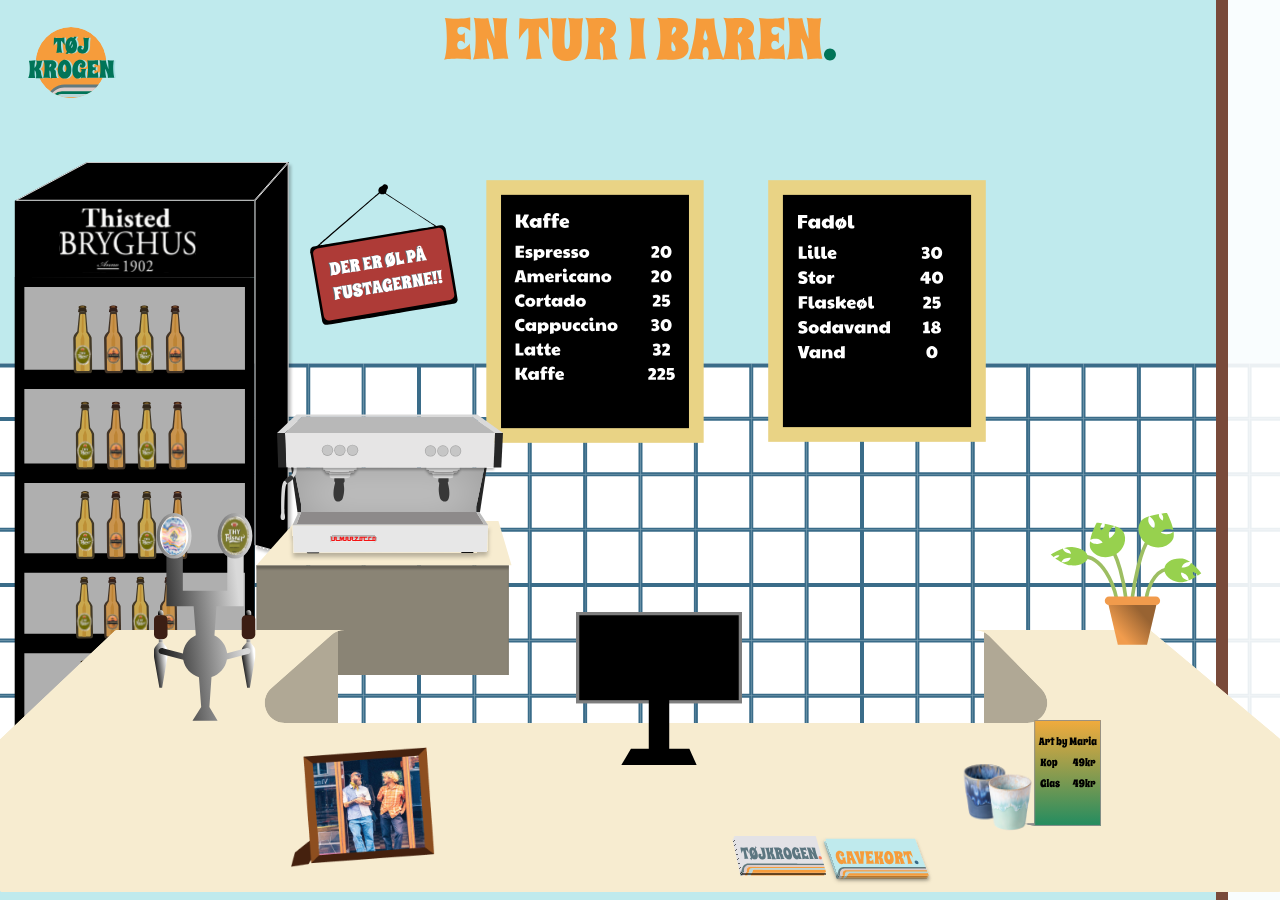
<file: bar.html>
<!DOCTYPE html>
<html lang="en">
<head>
    <meta charset="UTF-8">
    <meta name="viewport" content="width=device-width, initial-scale=1.0">

    <!--Link til font via google fonts-->
    <link rel="preconnect" href="https://fonts.googleapis.com">
    <link rel="preconnect" href="https://fonts.gstatic.com" crossorigin>
    <link href="https://fonts.googleapis.com/css2?family=Paytone+One&family=Spicy+Rice&display=swap" rel="stylesheet">
    <link href="https://fonts.googleapis.com/css2?family=Belleza&family=Cherry+Bomb+One&family=Comfortaa:wght@300..700&family=Hanken+Grotesk:ital,wght@0,100..900;1,100..900&family=Inter:wght@100..900&family=Lato:ital,wght@0,100;0,300;0,400;0,700;0,900;1,100;1,300;1,400;1,700;1,900&family=Nunito+Sans:opsz,wght@6..12,700&family=Roboto:ital,wght@0,100;0,300;0,400;0,500;0,700;0,900;1,100;1,300;1,400;1,500;1,700;1,900&display=swap" rel="stylesheet">


    <!--link til styling i form af css-->
    <link rel="stylesheet" href="css/style.css">

    <!--link til funktionalitet og animation i form af javascript-->
    <script src="js/bar.js" defer></script>

    <!--Tab tekst-->
    <title>Tøjkrogen | Bar</title>

    <!--Favicon-->
    <link rel="icon" type="image/x-icon" href="/img/Toej/logo-knap.svg">

    <!--Meta descibtion-->
    <meta name="description" content="Secondhand, vintage, genbrug, retro, tøj, clothes, billig, kvalitet, fælleskab, bar, nostalgi, øl, kaffe, tilbud, familiær, Borggade, Aarhus, Sko, Trøjer, T-shirt, Bukser, Hat">
</head>


<body class="barbody">


    <!--tilbageknap som kan bruges flere steder-->
    <header>
        <a href="index.html">
        <img src="img/Toej/logo-knap.svg" alt="logo knap" class="logo-knap">
        </a>
    </header>
 
 
   <div class="barbaggrund">
    <p class="overskrift" id="baroverskrift">EN TUR I BAREN<span class="grøn">.</span></p>
       <img class="fliser" src="img/Bar/Gitter.svg" alt="fliser">
   </div>
   <div class="barelements">
    <div class="skranke">
        <img src="img/Bar/Skranke.svg" alt="skrane">
       </div>
       <div class="ol">
        <img src="img/Bar/Øl.svg" alt="fustage">
       </div>
       <div class="barbillede">
        <img src="img/Bar/Billedramme.png" alt="billederamme">
       </div>
       <div class="barsscreen">
        <img src="img/Bar/barsscreen.svg" alt="payment">
       </div>
       <div class="businesscards">
        <img src="img/Bar/Businesscards.svg" alt="businesscards">
       </div>
       <div class="gavekort">
        <img src="img/Bar/gavekort.svg" alt="gavekort">
       </div>
        <img class="barkopper artby" src="img/Bar/barkopper.png" alt="keramik">
        <img src="img/Bar/Artby.svg" alt="ArtbyMaria" id="bar_artbymaria">
 
 
       <div class="barplante">
        <img src="img/Bar/plante.svg" alt="Monstera">
       </div>
       <div class="kaffebar">
        <img src="img/Bar/kaffebar.svg" alt="barista">
       </div>
    </div>
  
 <div class="backwall">
 <div class="koleskab">
    <img src="img/Bar/Køleskab.svg" alt="Drinks">
 </div>
 <div class="barskilt">
    <img src="img/Bar/barskilt.svg" alt="barskilt">
 </div>
 
 
        <img src="img/Bar/olramme.svg" alt="prisskilt" id="olpriser">
 
 
 
 
        <img src="img/Bar/Kafferamme.svg" alt="prisskilt" id="kaffepriser">
 
 
    <div class="vindue"></div>
 </div>
  
 </body>
 
</html>
</file>
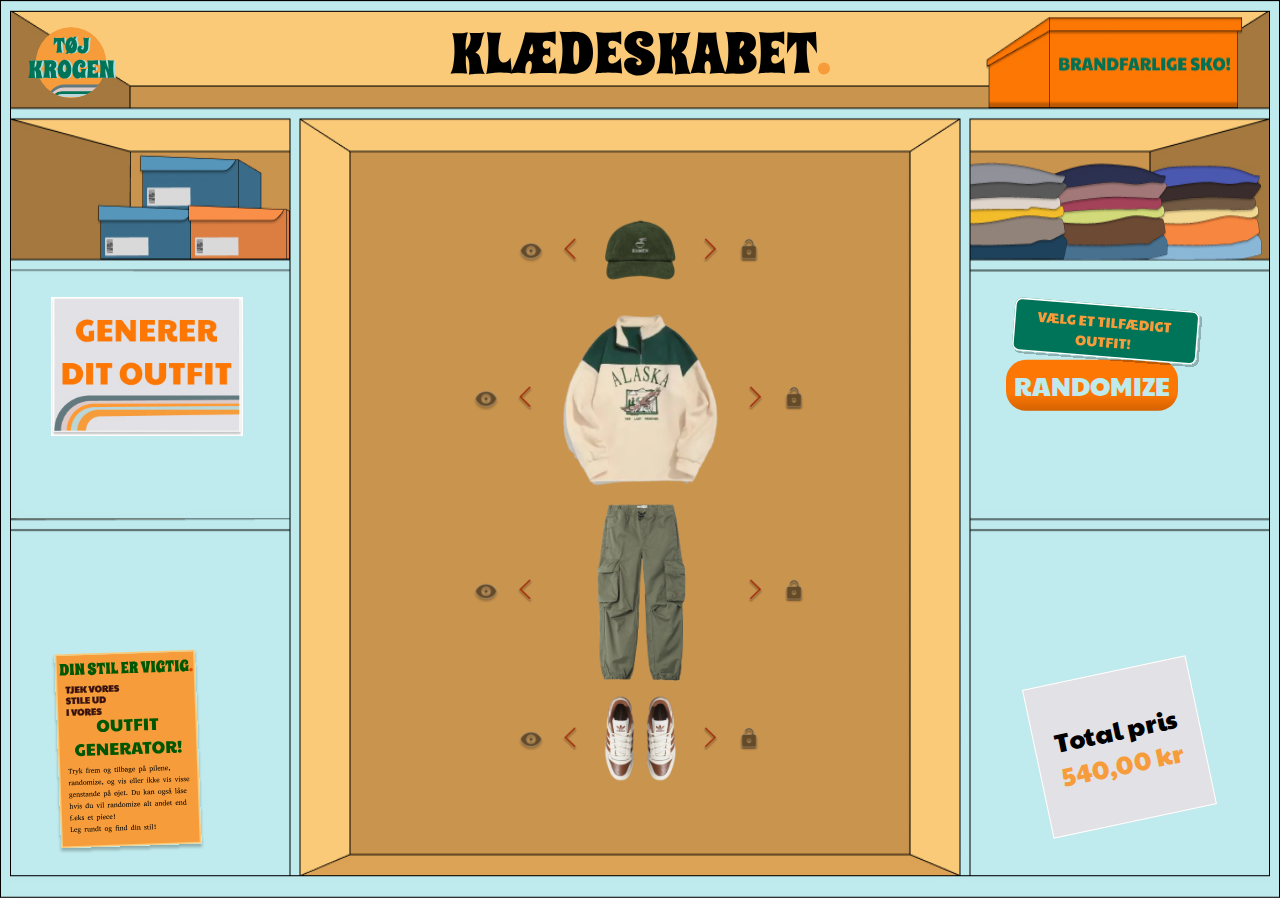
<file: kladeskabet.html>
<!DOCTYPE html>
<html lang="en">
    <head>
        <meta charset="UTF-8">
        <meta name="viewport" content="width=device-width, initial-scale=1.0">
    
        <!--Link til font via google fonts-->
        <link rel="preconnect" href="https://fonts.googleapis.com">
        <link rel="preconnect" href="https://fonts.gstatic.com" crossorigin>
        <link href="https://fonts.googleapis.com/css2?family=Paytone+One&family=Spicy+Rice&display=swap" rel="stylesheet">
    
    
        <!--link til styling i form af css-->
        <link rel="stylesheet" href="css/style.css">
    
        <!--link til funktionalitet og animation i form af javascript-->
        <script src="js/kladeskab.js" defer></script>
    
        <!--Tab tekst-->
        <title>Tøjkrogen | Forside</title>
    
        <!--Favicon-->
        <link rel="icon" type="image/x-icon" href="/img/Toej/logo-knap.svg">

        <!--Meta descibtion-->
    <meta name="description" content="Secondhand, vintage, genbrug, retro, tøj, clothes, billig, kvalitet, fælleskab, bar, nostalgi, øl, kaffe, tilbud, familiær, Borggade, Aarhus, Sko, Trøjer, T-shirt, Bukser, Hat">
    </head>

<body class="klade-body">

    <!--baggrundsbillede af klædeskab-->
    <img src="img/Toej/randomgenerator.jpg" alt="billede a klædeskab" class="kladeskab-baggrund">

    <!--tilbageknap som kan bruges flere steder-->
    <header>
        <a href="index.html">
        <img src="img/Toej/logo-knap.svg" alt="logo knap" class="logo-knap">
        </a>
    </header>

    <!--Overskrift-->
    <p class="overskrift hero-skrift">KLÆDESKABET<span class="prik">.</span></p>

    <main>
    <div id="outfit-generator">
        <!--Hat med tilhørende knapper-->
        <div class="toj_wrapper">
            <img src="img/Toej/Show.png" alt="øje ikon" class="small_icons synlig">
            <img src="img/Toej/chevron_left.png" alt="chevron ikon" class="small_icons chevron_left">
            <img src="img/Toej/klader/cap-1.png" alt="Billede af hat" class="lille_toj toj">
            <img src="img/Toej/chevron_right.png" alt="chevron ikon" class="small_icons chevron_right">
            <img src="img/Toej/lock-open.png" alt="lås ikon" class="small_icons las">
        </div>

        <!--Trøje med tilhørende knapper-->
        <div class="toj_wrapper">
            <img src="img/Toej/Show.png" alt="øje ikon" class="small_icons synlig">
            <img src="img/Toej/chevron_left.png" alt="chevron ikon" class="small_icons chevron_left">
            <img src="img/Toej/klader/shirt-1.png" alt="Billede af trøje" class="toj">
            <img src="img/Toej/chevron_right.png" alt="chevron ikon" class="small_icons chevron_right">
            <img src="img/Toej/lock-open.png" alt="lås ikon" class="small_icons las">
        </div>

        <!--Bukser med tilhørende knapper-->
        <div class="toj_wrapper">
            <img src="img/Toej/Show.png" alt="øje ikon" class="small_icons synlig">
            <img src="img/Toej/chevron_left.png" alt="chevron ikon" class="small_icons chevron_left">
            <img src="img/Toej/klader/bukser-1.png" alt="Billede af bukser" class="toj">
            <img src="img/Toej/chevron_right.png" alt="chevron ikon" class="small_icons chevron_right">
            <img src="img/Toej/lock-open.png" alt="lås ikon" class="small_icons las">
        </div>

        <!--Sko med tilhørende knapper-->
        <div class="toj_wrapper">
            <img src="img/Toej/Show.png" alt="øje ikon" class="small_icons synlig">
            <img src="img/Toej/chevron_left.png" alt="chevron ikon" class="small_icons chevron_left">
            <img src="img/Toej/klader/sko-1.png" alt="Billede af sko" class="lille_toj toj">
            <img src="img/Toej/chevron_right.png" alt="chevron ikon" class="small_icons chevron_right">
            <img src="img/Toej/lock-open.png" alt="lås ikon" class="small_icons las">
        </div>

        <p class="under_overskrift" id="random">RANDOMIZE</p>
    </div>

    <div id="total-pris">
        <p class="under_overskrift">Total pris</p>
        <p class="under_overskrift orange" id="pris">720,00 kr</p>
    </div>

    <img src="img/Toej/onboarding-skilt.svg" alt="onboarding skilte" class="onboarding1">
    <img src="img/Toej/onboarding.jpg" alt="onboarding skilte" class="onboarding2">
    <img src="img/Toej/onboarding2.svg" alt="onboarding skilte" class="onboarding3">

    </main>

</body>
</html>
</file>
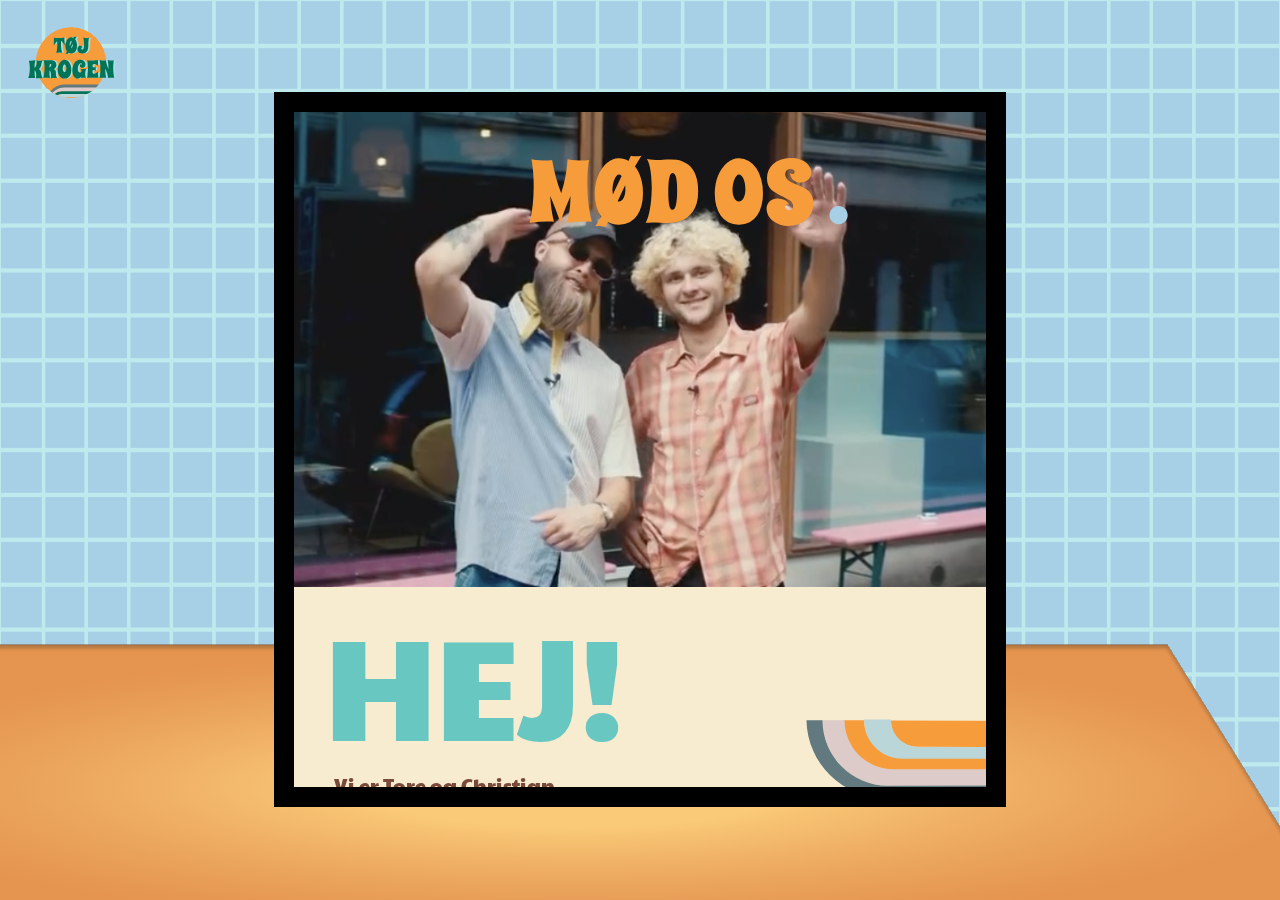
<file: modos.html>
<!DOCTYPE html>
<html lang="en">
<head>
    <meta charset="UTF-8">
    <meta name="viewport" content="width=device-width, initial-scale=1.0">

    <!--Link til font via google fonts-->
    <link rel="preconnect" href="https://fonts.googleapis.com">
    <link rel="preconnect" href="https://fonts.gstatic.com" crossorigin>
    <link href="https://fonts.googleapis.com/css2?family=Paytone+One&family=Spicy+Rice&display=swap" rel="stylesheet">
    <link href="https://fonts.googleapis.com/css2?family=Belleza&family=Cherry+Bomb+One&family=Comfortaa:wght@300..700&family=Hanken+Grotesk:ital,wght@0,100..900;1,100..900&family=Inter:wght@100..900&family=Lato:ital,wght@0,100;0,300;0,400;0,700;0,900;1,100;1,300;1,400;1,700;1,900&family=Nunito+Sans:opsz,wght@6..12,700&family=Roboto:ital,wght@0,100;0,300;0,400;0,500;0,700;0,900;1,100;1,300;1,400;1,500;1,700;1,900&display=swap" rel="stylesheet">


    <!--link til styling i form af css-->
    <link rel="stylesheet" href="css/style.css">

    <!--link til funktionalitet og animation i form af javascript-->
    <script src="js/index.js" defer></script>

    <!--Tab tekst-->
    <title>Tøjkrogen | Mød os</title>

    <!--Favicon-->
    <link rel="icon" type="image/x-icon" href="/img/Toej/logo-knap.svg">

    <!--Meta descibtion-->
    <meta name="description" content="Secondhand, vintage, genbrug, retro, tøj, clothes, billig, kvalitet, fælleskab, bar, nostalgi, øl, kaffe, tilbud, familiær, Borggade, Aarhus, Sko, Trøjer, T-shirt, Bukser, Hat">
</head>

<body class="modosbody">
    <div class="body_wrapper_hidden_both">

    <header>
        <a href="index.html">
        <img src="img/Toej/logo-knap.svg" alt="logo knap" class="logo-knap">
        </a>
     </header>
     
    <div class="modos-bagrund">
        <img class="ramme-gitter" src="img/meet/turkis-gitter.png" alt="gitter">
            <img class="ramme-bord" src="img/meet/bordv2.svg" alt="skrivebord">

       


        <div class="billederamme-container">
            <div class="relativramme">
 
 
                <h1 class="modos">MØD OS <span class="turkis">.</span></h1>
                <div class="ramme-hello">
                    <img  src="img/meet/hello.png" alt="hello">
                </div>
               
               
                <div class="kortestreger">
                    <img src="img/meet/stregerkort.svg" alt="retro">
                </div>
                <h2 class="ramme-hej">HEJ!</h2>
                <h3 class="ramme-vi-er">Vi er Tore og Christian.</h3>
                <p class="broedtekst ramme-duo">Den dynamiske duo bag Tøjkrogen - et sted, hvor secondhand og bonderøvslogik går hånd i hånd! <br><br>Mød Tore, (højre) den energiske sportsfanatiker, og Krog, den kreative nørd! Tore, en ægte sportsentusiast fra en lille by uden for Vejle, elsker at eksperimentere med sine vilde frisurer. Krog, (venstre) på den anden side, er vores livsnyder, der udfordrer normerne inden for mode og genbrug. Sammen udgør de det perfekte team hos Tøjkrogen!</p>
                <div class="godmorgenpola">
                    <img src="img/meet/godmorgenkaffe.svg" alt="latteart">
                </div>
                <h4 class="bondeheader">TO BONDERØVE</h4>
               <p class="bondetekst broedtekst">Tore og Krog mødte hinanden på Egmont Højskole og opdagede deres fælles passion for genbrug og kreativitet. Efter at have delt utallige ideer og drømme om at skabe et sted, hvor folk kunne finde unikke secondhand-fund, tog de endelig springet og besluttede sig for at åbne Tøjkrogen. Med deres modige ånd og fælles vision om at skabe et hyggeligt samlingspunkt for lokalsamfundet, blev Tøjkrogen en realitet.</p>
               <div class="smilepole">
                <img src="img/meet/godmorgenhygge.svg" alt="samtale">
               </div>
               <h4 class="sludder">SLUDDER FOR <br> EN SLADDER<span class="orange">.</span></h4>
               <p class="sluddertekst broedtekst">I Tøjkrogen elsker vi, når folk kommer forbi til en kop kaffe og en hyggelig snak. Vi har lært en masse undervejs, for tro os, vi vidste ikke meget, da vi startede! Men med masser af grin og en god dosis bonderøvslogik, er vi klar til at tackle alt, hvad der kommer vores vej!</p>
               <div class="hyggeibar">
                <img src="img/meet/hyggeibar.svg" alt="barsnak">
               </div>
               <div class="langestreger">
                <img src="img/meet/stregerlang.svg" alt="retro">
               </div>
        </div>
    </div>
 </div>

</div>
 </body>
</html>
</file>
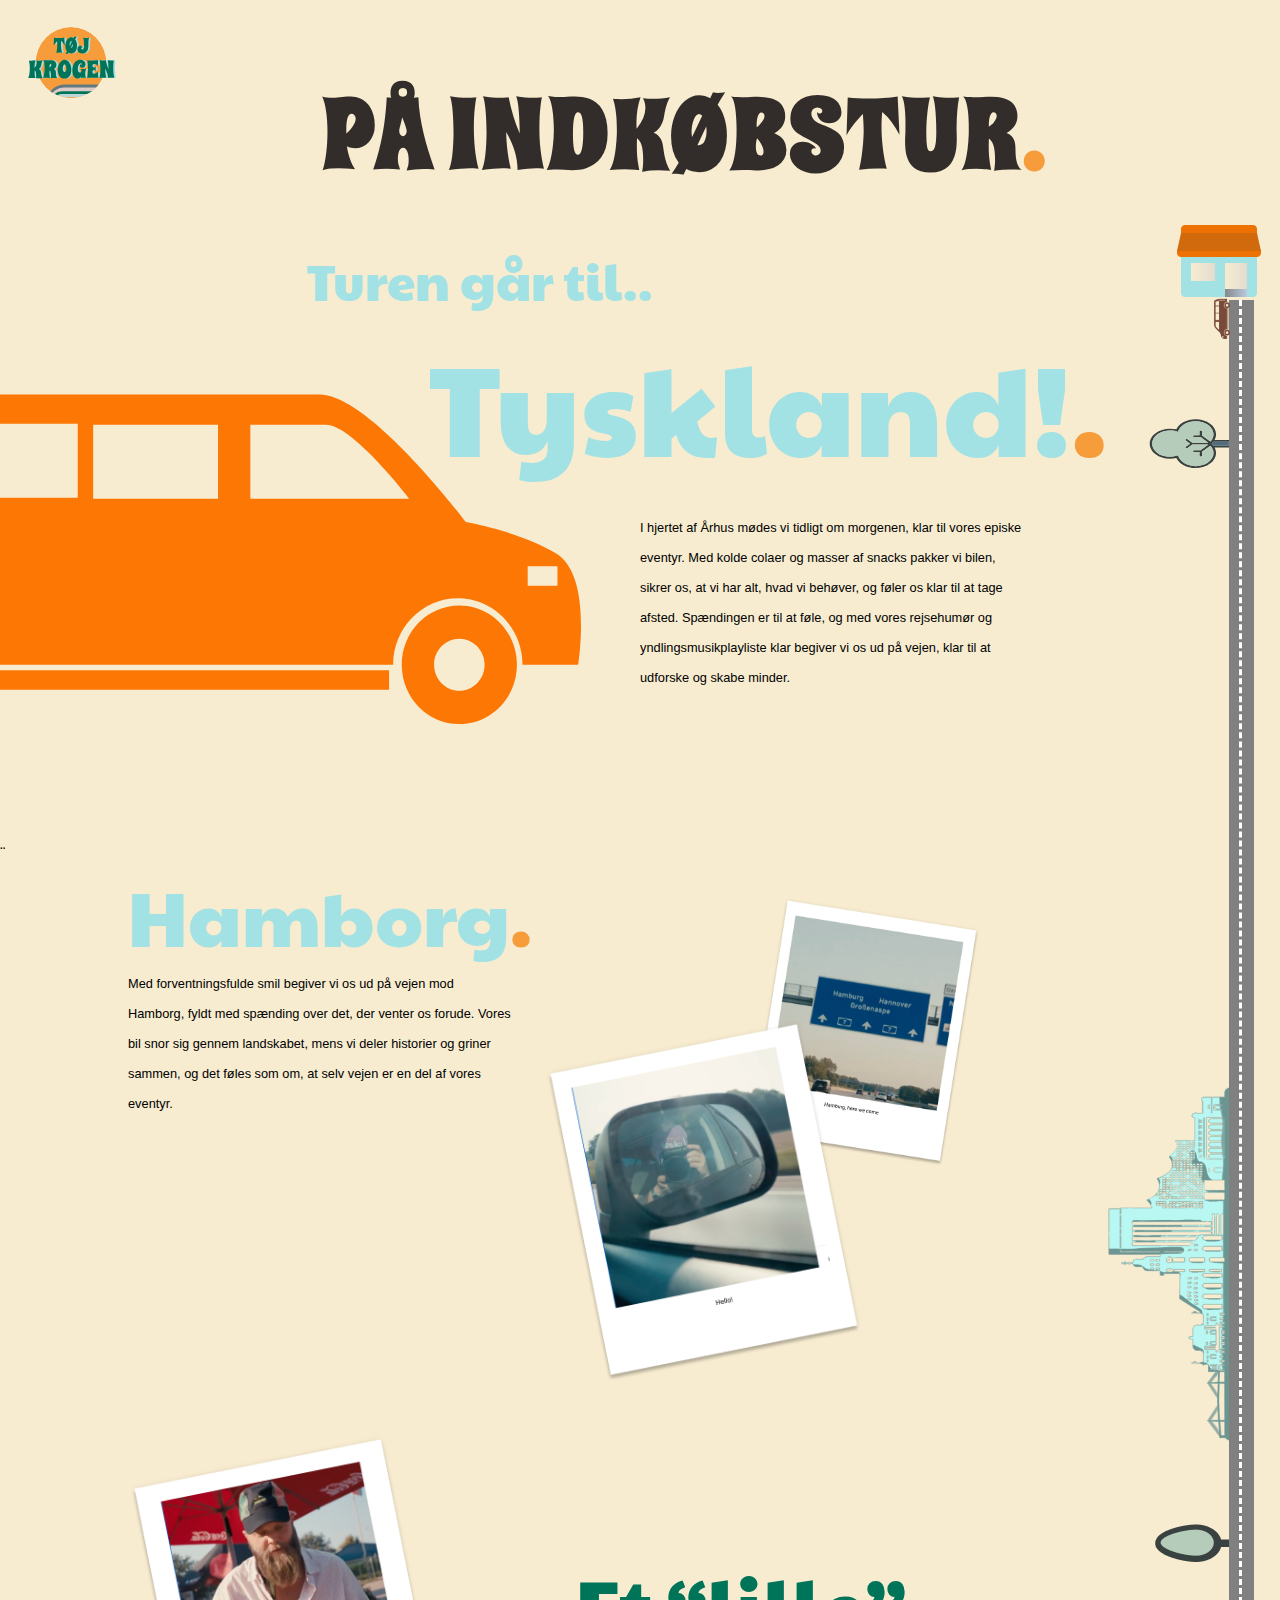
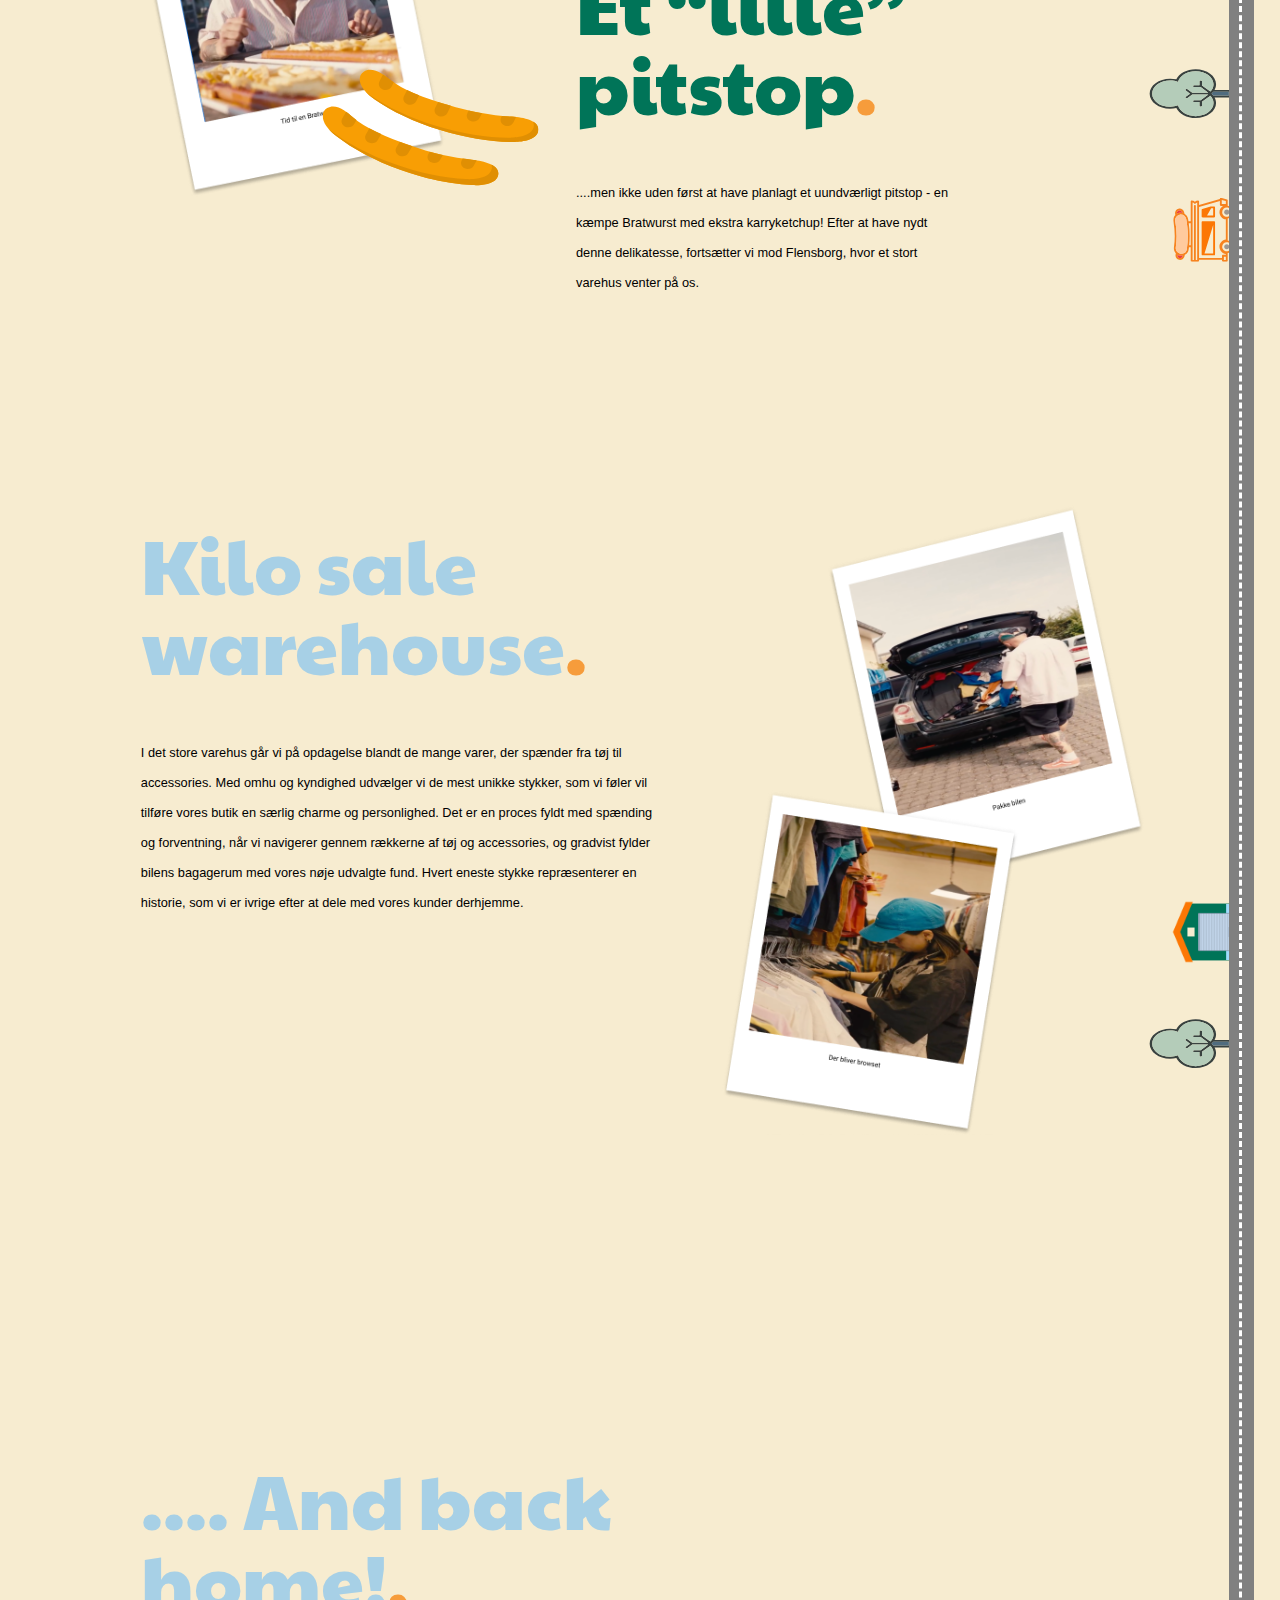
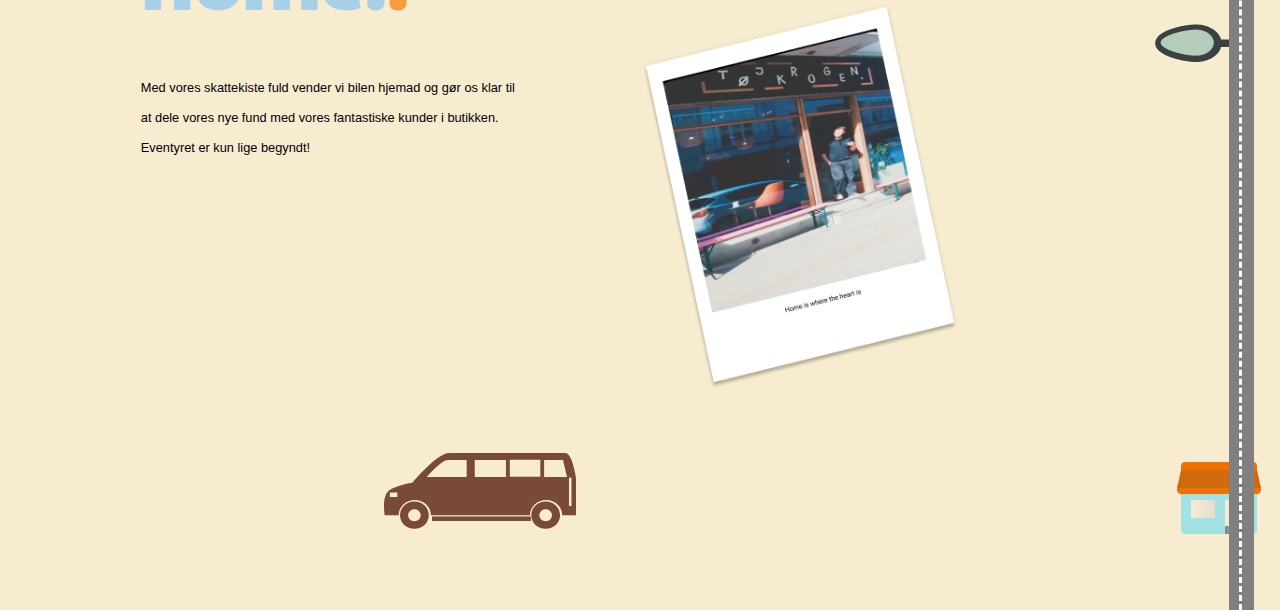
<file: paatur.html>
<!DOCTYPE html>
<html lang="en">
    <head>
        <meta charset="UTF-8">
        <meta name="viewport" content="width=device-width, initial-scale=1.0">
    
        <!--Link til font via google fonts-->
        <link rel="preconnect" href="https://fonts.googleapis.com">
        <link rel="preconnect" href="https://fonts.gstatic.com" crossorigin>
        <link href="https://fonts.googleapis.com/css2?family=Paytone+One&family=Spicy+Rice&display=swap" rel="stylesheet">
    
    
        <!--link til styling i form af css-->
        <link rel="stylesheet" href="css/style.css">
    
        <!--link til funktionalitet og animation i form af javascript-->
        <script src="js/paatur.js" defer></script>
    
        <!--Tab tekst-->
        <title>Tøjkrogen | På Tur</title>
    
        <!--Favicon-->
        <link rel="icon" type="image/x-icon" href="/img/Toej/logo-knap.svg">

        <!--Meta descibtion-->
    <meta name="description" content="Secondhand, vintage, genbrug, retro, tøj, clothes, billig, kvalitet, fælleskab, bar, nostalgi, øl, kaffe, tilbud, familiær, Borggade, Aarhus, Sko, Trøjer, T-shirt, Bukser, Hat">
    </head>


    <body class="paatur_body">


        <!--tilbageknap som kan bruges flere steder-->
        <header>
            <a href="index.html">
            <img src="img/Toej/logo-knap.svg" alt="logo knap" class="logo-knap">
            </a>
        </header>
     
     
        <!-- vej med bil ud i siden-->
        <div id="paatur_vej"></div>
        <div id="striberpaavej"></div>
       
        <div class="turbutikken"><img src="img/paatur/butikken.png" alt=""></div>
        <div class="turbutikkenhjem"><img src="img/paatur/butikken.png" alt=""></div>
        <img src="img/paatur/van2.png" alt="billede af bil" id="paatur_bil_scroll">
        <div class="tree" id="tree1"><img src="img/paatur/treeswbranch.svg" alt="tree"></div>
        <div class="tree" id="tree2"><img src="img/paatur/treeswbranch.svg" alt="tree"></div>
        <div class="tree" id="tree3"><img src="img/paatur/treeswbranch.svg" alt="tree"></div>
        <div class="tree" id="tree4"><img src="img/paatur/treesn.png" alt="tree"></div>
        <div class="tree" id="tree5"><img src="img/paatur/treesn.png" alt="tree"></div>
        <div class="hamborgby"><img src="img/paatur/hamborglogo.png" alt="Hamburg"></div>
        <div class="polsevogn"><img src="img/paatur/polsevogn.svg" alt="pølsevogn"></div>
        <div class="varehus"><img src="img/paatur/varehus.png" alt="varehus"></div>
     
     
     
     
        <!--Overskrift-->
        <div class="paaturheader">
            <p class="overskrift hero-skrift hidden" id="shoppinghero">PÅ INDKØBSTUR<span class="prik orange">.</span></p>
     
     
        </div>
       
        <main class="paatur_main">
        <!--Her er første afsnit om turen går til tyskland-->
            <div class="paatur_tyskland_wrapper1">
                <p class="under_overskrift turkis hidden" id="turentil">Turen går til..</br></p>
                <p class="under_overskrift turkis hidden" id="tyskland">Tyskland!<span class="prik">.</span></p>
                    <div class="tursektion1 ">
                        <!--Varevogn svg-->
                        <svg width="522" height="331" viewBox="0 0 522 331" fill="none" xmlns="http://www.w3.org/2000/svg" id="paatur_varevogn" class="hidden">
                        <path d="M-202.874 0.782959C-174.154 0.782959 210.243 0.782959 260.546 0.782959C310.823 0.782959 406.746 128.251 406.746 128.251C406.746 128.251 461.706 137.724 497.616 159.887C533.514 182.128 519.16 270.871 519.16 270.871H463.484C463.484 234.096 434.533 204.304 398.827 204.304C363.109 204.304 334.158 234.149 334.158 270.871H-61.8934C-61.8934 234.096 -90.8316 204.304 -126.537 204.304C-162.269 204.304 -191.22 234.149 -191.22 270.871H-246V108.104C-246 108.104 -231.633 0.782959 -202.874 0.782959ZM468.704 191.8H498.473V172.338H468.691L468.704 191.8ZM191.335 104.836H350.316C350.316 104.836 293.731 30.8645 266.789 30.8645C239.859 30.8645 191.335 30.8645 191.335 30.8645V104.836ZM34.145 104.836H159.006V30.8776H34.145V104.836ZM-103.228 103.98H18.7292V30.0212H-103.228V103.98ZM-118.503 104.836V30.8776H-193.932L-210.102 104.876L-118.503 104.836ZM-227.936 230.617H-217.881V108.078H-227.936V230.617ZM400.337 211.63C432.128 211.63 457.906 238.167 457.906 270.871C457.906 303.627 432.128 330.217 400.337 330.217C368.546 330.217 342.755 303.627 342.755 270.871C342.755 238.167 368.559 211.63 400.337 211.63ZM400.35 296.907C414.281 296.907 425.591 285.246 425.591 270.858C425.591 256.522 414.269 244.874 400.35 244.874C386.431 244.874 375.096 256.522 375.096 270.858C375.096 285.259 386.443 296.907 400.35 296.907ZM-124.734 211.63C-92.9808 211.63 -67.1898 238.167 -67.1898 270.871C-67.1898 303.627 -92.9808 330.217 -124.734 330.217C-156.486 330.217 -182.277 303.627 -182.277 270.871C-182.29 238.167 -156.499 211.63 -124.734 211.63ZM-124.734 296.907C-110.84 296.907 -99.467 285.246 -99.467 270.858C-99.467 256.522 -110.84 244.874 -124.734 244.874C-138.653 244.874 -149.987 256.522 -149.987 270.858C-149.949 285.259 -138.627 296.907 -124.734 296.907ZM330.102 276.458H-65.4243V295.88H330.102V276.458Z" fill="#FC7704">
                        </svg>
                        <!--tekst-->
                        <div class="turtekst1 ">
                            <p class="broedtekst hidden">I hjertet af Århus mødes vi tidligt om morgenen, klar til vores episke eventyr.
                                Med kolde colaer og masser af snacks pakker vi bilen, sikrer os, at vi har alt, hvad vi behøver, og føler os klar til at tage afsted.
                                Spændingen er til at føle, og med vores rejsehumør og yndlingsmusikplayliste klar begiver vi os ud på vejen, klar til at udforske og skabe minder.</p>
                        </div>
                    </div>
            </div>¨
           
     
     
     
     
        <!--Her er andet afsnit om Hamburg-->
            <div class="paatur_tyskland_wrapper">
                    <div>
                        <div class="paatur_tyskland_wrappers_wrapper">
                            <!--tekst-->
                            <p class="under_overskrift turkis" id="hamborgheader">Hamborg<span class="prik">.</span></p>
                            <p class="broedtekst" id="hamborgtekst">Med forventningsfulde smil begiver vi os ud på vejen mod Hamborg, fyldt med spænding over det, der venter os forude.
                                Vores bil snor sig gennem landskabet, mens vi deler historier og griner sammen, og det føles som om, at selv vejen er en del af vores eventyr.</p>
                        </div>
                        <!--Varevogn svg-->
                        <div class="paatur_tyskland_wrappers_wrapper" id="hamborgbilled">
                            <img src="img/paatur/hamburg1.png" alt="Hamburg, here we come" class="paatur_polaroids" id="paatur_polaroid1">
                            <img src="img/paatur/hamburg2.png" alt="Hello!" class="paatur_polaroids" id="paatur_polaroid2">
                        </div>
                    </div>
            </div>
     
     
        <!--Her er tredje afsnit om pitstop-->
            <div class="paatur_tyskland_wrapper">
                    <section>
                        <div class="pitstop">
                            <div class="pitstopbilleder">
                                <div class="pitstoppola">
                                <img src="img/paatur/pitstop.png" alt="Tid til en Bratwurst" class="paatur_polaroids">
                            </div>
                                <!--pølse-->
                                <div class="polser">
                                    <img src="img/paatur/polser.svg" alt="">
                                </div>
                               
                                <!--tekst-->
                            </div>
                        <div class="pitstoptekst">
                            <p class="under_overskrift grøn pitstopheader">Et “lille” pitstop<span class="prik">.</span></p>
                            <p class="broedtekst" id="pitstopbrod">....men ikke uden først at have planlagt et uundværligt pitstop - en kæmpe Bratwurst med ekstra karryketchup! Efter at have nydt denne delikatesse, fortsætter vi mod Flensborg, hvor et stort varehus venter på os.</p>
                        </div>
                    </section>
            </div>
     
     
        <!--Her er fjerde afsnit om kilo sale-->
            <div class="kilosalewrapper">
                    <div class="turtekst2">
                        <!--tekst-->
                        <p class="under_overskrift turkis kilosaleheader">Kilo sale warehouse<span class="prik">.</span></p>
                        <p class="broedtekst">I det store varehus går vi på opdagelse blandt de mange varer, der spænder fra tøj til accessories.
                            Med omhu og kyndighed udvælger vi de mest unikke stykker, som vi føler vil tilføre vores butik en særlig charme og personlighed. Det er en proces fyldt med spænding og forventning, når vi navigerer gennem rækkerne af tøj og accessories, og gradvist fylder bilens bagagerum med vores nøje udvalgte fund. Hvert eneste stykke repræsenterer en historie, som vi er ivrige efter at dele med vores kunder derhjemme.</p>
                    </div>
                    <!--Varevogn svg-->
                    <div class="kilopola">
                        <img src="img/paatur/pakkebil.png" alt="Pakke bilen" class="paatur_polaroids pakkebil">
                        <img src="img/paatur/browse.png" alt="Browse" class="paatur_polaroids browse">
                    </div>
            </div>
     
     
        <!--Her er fjerde afsnit om kilo sale-->
            <div class="hjemadwrapper">
                    <div class="turtekst3">
                        <!--tekst-->
                        <p class="under_overskrift turkis hjemheader">.... And  back home!<span class="prik">.</span></p>
                        <p class="broedtekst hjemtekst">Med vores skattekiste fuld vender vi bilen hjemad og gør os klar til at dele vores nye fund med vores fantastiske kunder i butikken. Eventyret er kun lige begyndt!</p>
                    </div>
                    <!--Varevogn svg-->
                    <div class="hjempola">
                        <img src="img/paatur/home.png" alt="Home sweet home" class="paatur_polaroids">
                    </div>
                        <div class="hjemsvg">
                            <svg width="153" height="145" viewBox="0 0 153 145" fill="none" xmlns="http://www.w3.org/2000/svg">
                                <path d="M144.409 42.3053C138.687 42.3053 62.1079 42.3053 52.0866 42.3053C42.0705 42.3053 22.9608 65.6717 22.9608 65.6717C22.9608 65.6717 12.0118 67.4083 4.85776 71.471C-2.29372 75.5482 0.565851 91.8157 0.565851 91.8157H11.6575C11.6575 85.0744 17.4251 79.6132 24.5384 79.6132C31.6542 79.6132 37.4217 85.0841 37.4217 91.8157H116.323C116.323 85.0744 122.088 79.6132 129.201 79.6132C136.319 79.6132 142.087 85.0841 142.087 91.8157H153V61.9786C153 61.9786 150.138 42.3053 144.409 42.3053ZM10.6177 77.321H4.687V73.7535H10.6202L10.6177 77.321ZM65.8748 61.3795H34.2028C34.2028 61.3795 45.4755 47.8196 50.8429 47.8196C56.2078 47.8196 65.8748 47.8196 65.8748 47.8196V61.3795ZM97.1899 61.3795H72.3152V47.822H97.1899V61.3795ZM124.557 61.2225H100.261V47.665H124.557V61.2225ZM127.6 61.3795V47.822H142.627L145.849 61.3868L127.6 61.3795ZM149.401 84.4367H147.398V61.9737H149.401V84.4367ZM24.2376 80.9562C17.9043 80.9562 12.7687 85.8208 12.7687 91.8157C12.7687 97.8204 17.9043 102.695 24.2376 102.695C30.571 102.695 35.7091 97.8204 35.7091 91.8157C35.7091 85.8208 30.5685 80.9562 24.2376 80.9562ZM24.2351 96.5885C21.4596 96.5885 19.2066 94.4509 19.2066 91.8133C19.2066 89.1854 21.4622 87.0502 24.2351 87.0502C27.008 87.0502 29.2661 89.1854 29.2661 91.8133C29.2661 94.4533 27.0055 96.5885 24.2351 96.5885ZM128.842 80.9562C122.516 80.9562 117.378 85.8208 117.378 91.8157C117.378 97.8204 122.516 102.695 128.842 102.695C135.167 102.695 140.305 97.8204 140.305 91.8157C140.308 85.8208 135.17 80.9562 128.842 80.9562ZM128.842 96.5885C126.074 96.5885 123.808 94.4509 123.808 91.8133C123.808 89.1854 126.074 87.0502 128.842 87.0502C131.614 87.0502 133.873 89.1854 133.873 91.8133C133.865 94.4533 131.609 96.5885 128.842 96.5885ZM38.2297 92.8399H117.026V96.4001H38.2297V92.8399Z" fill="#794A3A"/>
                            </svg>
                    </div>          
            </div>
     
     
        </main>
     
     </body>
     

</html>
</file>
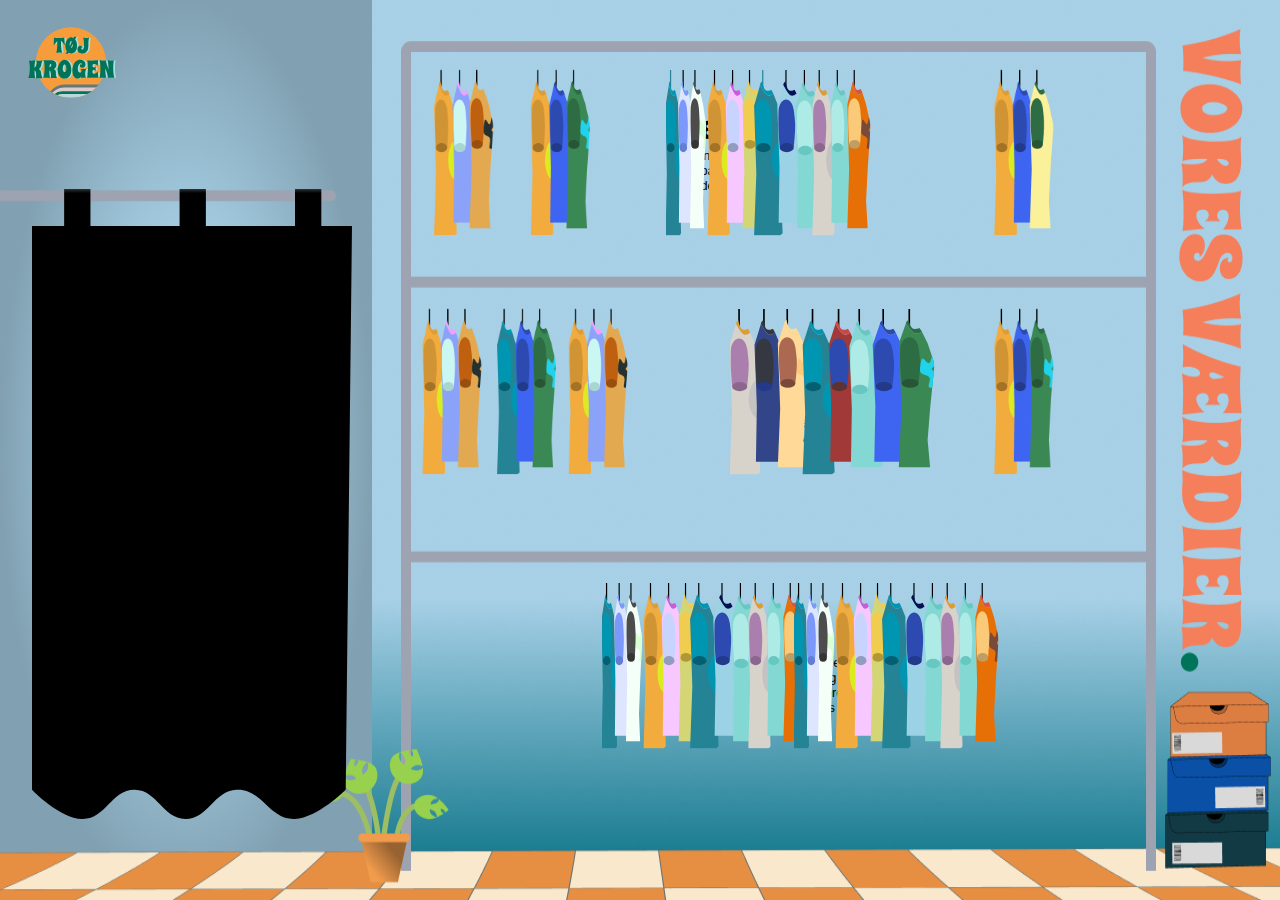
<file: vardier.html>
<!DOCTYPE html>
<html lang="en">
<head>
    <meta charset="UTF-8">
    <meta name="viewport" content="width=device-width, initial-scale=1.0">

    <!--Link til font via google fonts-->
    <link rel="preconnect" href="https://fonts.googleapis.com">
    <link rel="preconnect" href="https://fonts.gstatic.com" crossorigin>
    <link href="https://fonts.googleapis.com/css2?family=Paytone+One&family=Spicy+Rice&display=swap" rel="stylesheet">
    <link href="https://fonts.googleapis.com/css2?family=Belleza&family=Cherry+Bomb+One&family=Comfortaa:wght@300..700&family=Hanken+Grotesk:ital,wght@0,100..900;1,100..900&family=Inter:wght@100..900&family=Lato:ital,wght@0,100;0,300;0,400;0,700;0,900;1,100;1,300;1,400;1,700;1,900&family=Nunito+Sans:opsz,wght@6..12,700&family=Roboto:ital,wght@0,100;0,300;0,400;0,500;0,700;0,900;1,100;1,300;1,400;1,500;1,700;1,900&display=swap" rel="stylesheet">

    <!--link til styling i form af css-->
    <link rel="stylesheet" href="css/style.css">

    <!--link til funktionalitet og animation i form af javascript-->
    <script src="js/vardier.js" defer></script>

    <!--Tab tekst-->
    <title>Tøjkrogen | Forside</title>

    <!--Favicon-->
    <link rel="icon" type="image/x-icon" href="/img/Toej/logo-knap.svg">

    <!--Meta descibtion-->
    <meta name="description" content="Secondhand, vintage, genbrug, retro, tøj, clothes, billig, kvalitet, fælleskab, bar, nostalgi, øl, kaffe, tilbud, familiær, Borggade, Aarhus, Sko, Trøjer, T-shirt, Bukser, Hat">
</head>

<body class="forside_body">
<img src="img/Vardier/Butik_med_Toj.png" alt="billede af butik" class="vardier_butik">
    <header>
        <a href="index.html">
        <img src="img/Toej/logo-knap.svg" alt="logo knap" class="logo-knap">
        </a>
    </header>

<div class="vardier_tekst1">
    <p class="vardier_overskrift">VI ER<span class="grøn">.</span></p>
    <p class="vardier_broedtekst ">
        To danske gutter fra Nordjylland med passion for secondhand, der åbnede Tøjkrogen i maj 2023!
    </p>
</div>

<div class="vardier_tekst2">
    <p class="vardier_overskrift">MISSION<span class="prik">.</span></p>
    <p class="vardier_broedtekst ">
        Vi skaber et lokalt samlingspunkt med et unikt udvalg af kvalitetstøj i en afslappet og alternativ stil, hvor alle bliver behandlet som ligesindede.
    </p>
</div>

<div class="vardier_tekst3">
    <p class="vardier_overskrift">VISION<span class="grøn">.</span></p>
    <p class="vardier_broedtekst">
        Vi skaber et miljø, hvor kunderne føler sig velkomne, trygge og inspirerede til at udtrykke deres personlige stil gennem vores udvalg.
    </p>
</div>

<div class="vardier_tekst4">

    <p class="vardier_overskrift">VORES VÆRDIER<span class="prik">.</span></p>
    <div>
        <p class="vardier_underoverskrift">IMØDEKOMMENDE</p>
        <p class="vardier_broedtekst">
            Alt hvad vi gør, skal være for at møde vores kunder i øjenhøjde i en tryg atmosfære.
        </p>
    </div>

    <div>
        <p class="vardier_underoverskrift">INSPIRERENDE</p>
        <p class="vardier_broedtekst ">
            Både vores fortælling og vores æstetik kan inspirere til at finde den identitet og det look, man altid har ønsket sig.
        </p>
    </div>

    <div>
        <p class="vardier_underoverskrift">AKTIVISME</p>
        <p class="vardier_broedtekst">
            Vi går på arbejde for at bryde med konventionerne for en tøjbutik og måden at være medmennesker i lokalsamfundet på.
        </p>
    </div>
</div>

<!--Tøj-->
<svg width="305" height="597" viewBox="0 0 305 597" preserveAspectRatio="none" fill="none" xmlns="http://www.w3.org/2000/svg" id="vardier_forhæng">
    <path d="M55.708 0H30.6396V35.0577H0V569.202C0 569.202 26.2031 596.58 48 596.956C59.2363 597.15 66.1182 590.115 73 583.079C79.8818 576.044 86.7637 569.008 98 569.202C108.876 569.39 115.421 576.253 121.958 583.106C128.522 589.988 135.077 596.86 146 596.956C157.238 597.055 163.997 590.191 170.821 583.261C177.438 576.54 184.117 569.758 195 569.202C207.152 568.581 214.942 575.841 222.728 583.096C230.528 590.366 238.324 597.631 250.5 596.956C272.433 595.74 299 569.202 299 569.202L305 35.0577H275.753V0H250.685V35.0577H165.73V0H140.662V35.0577H55.708V0Z" fill="url(#paint0_linear_1142_201)"/>
    <defs>
    <linearGradient id="paint0_linear_1142_201" x1="263.219" y1="0" x2="263.219" y2="35.0578" gradientUnits="userSpaceOnUse">
    <stop stop-color="#343232"/>
    <stop offset="0.11"/>
    </linearGradient>
    </defs>
    </svg>



<img src="img/Vardier/1rakke1kolo.png" alt="billede af tøj" id="vardier_toj1_1">
<img src="img/Vardier/1rakke2kolon.svg" alt="billede af tøj" id="vardier_toj1_2">
<img src="img/Vardier/1rakke3kolon.png" alt="billede af tøj" id="vardier_toj1_3">

<img src="img/Vardier/2rakke1kolon.png" alt="billede af tøj" id="vardier_toj2_1">
<img src="img/Vardier/2rakke2kolon.svg" alt="billede af tøj" id="vardier_toj2_2">
<img src="img/Vardier/2rakke3kolon.png" alt="billede af tøj" id="vardier_toj2_3">

<img src="img/Vardier/3rakke1kolon.svg" alt="billede af tøj" id="vardier_toj3_1">
<img src="img/Vardier/3rakke3kolon.svg" alt="billede af tøj" id="vardier_toj3_2">

</body>

</html>
</file>
<file: css/style.css>
/*------------------
-----Reset css------
----------------- */
  * {
    box-sizing: border-box;
    margin: 0;
    padding: 0;
  }

/*------------------
-----Variabler-----
----------------- */

/* Farver */
:root {
    --turkis: #A7D0E6;
    --sand: #F7ECD0;
    --lyserød: #DDCBC9;
    --orange: #F69C3B;
    --grøn: #007458;
    --grå: #627A7F;
    --hvid: #FFFFFF;
    --sort: #000000;
    --lysturkis: #BFEAED
  }

/*farver, som kan bruges på forskellige fonte*/
.grøn{
  color: var(--grøn);
}

.turkis{
  color: var(--turkis);
}

.orange{
  color: var(--orange);
}


/* Classes som kan genbruges */
  h1 {
    font-size: 3rem;
  }
  
  h2 {
    font-size: 2rem;
    text-align: center;
    padding-top: 10px;
    padding-bottom: 30px;
  }
  
  h3 {
    padding-top: 10px;
  }

  .overskrift{
    font-family: "Spicy Rice", serif;
    font-weight: 400;
    font-style: normal;

    font-size: 4.5dvw;
  }

  .prik{
    color: var(--orange);
  }

  .under_overskrift{
    font-family: "Paytone One", sans-serif;
    font-weight: 400;
    font-style: normal;

    font-size: 2dvw;
  }


  .hero-skrift {
    position: absolute;
    top:6%;
    left: 50%;
    transform: translate(-50%, -50%);
  }

  .broedtekst{
    font-family:'Gill Sans', 'Gill Sans MT', Calibri, 'Trebuchet MS', sans-serif;
    font-weight: 200;
    font-style: normal;
    line-height: 30px;
    font-size: 1dvw;
  }

  .vardier_broedtekst{
    font-family:'Gill Sans', 'Gill Sans MT', Calibri, 'Trebuchet MS', sans-serif;
    font-weight: 200;
    font-style: normal;
    line-height:normal;
    font-size: 1dvw;
  }

  
  /* Font family */
  body { 
    /* Denne lille kommando sørger for at man ikke kan overstrege noget på siderne */
    user-select: none;
  }

  .body_wrapper_hidden{
    overflow-x:hidden;
    position: fixed;
    top: 0;
    left: 0;
    height: 100%;
  }

  .body_wrapper_hidden_both{
    overflow:hidden;
    position: fixed;
    top: 0;
    left: 0;
    height: 100%;
  }


/*------------------
-------Header-------
----------------- */
header{
  position: fixed;
  z-index: 2222;
  left: 0;
  top: 0;
  display: flex;
  padding: 3dvh;
}

/*------------------
--------Main--------
----------------- */

/*-----------------------------------------Loading side-----------------------------------------------------*/
.loading_wrapper{
  width: 100%;
  height: 100%;

  display: flex;
  flex-direction: column;
  align-items: center;
  justify-content: center;
  z-index: 333;

  position: fixed;
  top: 0%;
  left: 0%;
  opacity: 1;

  background-color: var(--turkis);
}

#loading_ol{
  height: 60dvh;
}



/*---------------------------------------------forside---------------------------------------------------------*/
.forside_body{
  background-color: var(--turkis);
  user-select: none;
  overflow: hidden;
}

/*gitteret i baggrunden*/
#gitter{
  width: 100dvw;
  object-fit: cover;
}

/*kork brættet i baggrunden*/
.kork{
  position: absolute;
  top: 40%;
  left: 50%;
  transform: translate(-50%, -50%);
  width: 60dvw;
  height: 35dvw;
  background-repeat: no-repeat;
  background-size:cover;
  scale: 1;

  background-image: url(../img/Forside/korkbræt.png);
}

/* den div alle ting på tavlen positionere sig efter*/
.kork_wrapper{
  width: 100%;
  height: 100%;
  position: relative;

  display: flex;
  flex-direction: column;
  justify-content: flex-start;
  align-items: center;
}


/*de individuelle polaroid billeder*/
#polaroid1{
  width: 10dvw;
  height: auto;

  position: absolute;
  top: 40%;
  left: 10%;

  /* animation */
  transition: all 1s ease-in-out;

  /*musen ændre sig når man hover*/
  cursor: pointer;
}

/*hover animation*/
#polaroid1:hover{
  rotate: -5deg;
  scale: 1.2;
}

#polaroid2{
  width: 10dvw;
  height: auto;

  position: absolute;
  top: 30%;
  left: 30%;

  /* animation */
  transition: all 1s ease-in-out;

  /*musen ændre sig når man hover*/
  cursor: pointer;
}
/*hover animation*/
#polaroid2:hover{
  rotate: 5deg;
  scale: 1.2;
}

#polaroid3{
  width: 10dvw;
  height: auto;

  position: absolute;
  top: 40%;
  left: 50%;

  /* animation */
  transition: all 1s ease-in-out;

  /*musen ændre sig når man hover*/
  cursor: pointer;
}

/*hover animation*/
#polaroid3:hover{
  rotate: 5deg;
  scale: 1.2;
}

#polaroid4{
  width: 11dvw;
  height: auto;

  position: absolute;
  top: 30%;
  left: 70%;


  /* animation */
  transition: all 1s ease-in-out;

  /*musen ændre sig når man hover*/
  cursor: pointer;
}

/*hover animation*/
#polaroid4:hover{
  rotate: -5deg;
  scale: 1.2;
}

#polaroid-animation{
  width: 100%;
  height: auto;

  position: absolute;
  top: 50%;
  left: 50%;
  transform: translate(-50%, -50%);

  z-index: 1111;

  /* animation */
  transition: all 1s ease-in-out;

  /*musen ændre sig når man hover*/
  cursor: pointer;
}

#polaroid-logo{
  width: 8dvw;
  height: auto;

  position: absolute;
  top: 10%;
  left: 10%;
}

/* bordet og de ting der er på det*/
#bord{
position: absolute;
bottom: 0px;
left: 0px;
width: 100dvw;
height: 15dvh;
}

#blyanter{
  width: 10dvw;
  height: auto;

  position: absolute;
  bottom: 10%;
  left: 25%;
}

#grammofon{
  width: 15dvw;
  height: auto;

  position: absolute;
  bottom: 10%;
  right: 30%;
}

#portrat{
  width: 15dvw;
  height: auto;

  position: absolute;
  bottom: 5%;
  right: 12%;

  /* animation */
  transition: all 1s ease-in-out;

  /*musen ændre sig når man hover*/
  cursor: pointer;
}

#navneskilt{
  width: 15dvw;
  height: auto;

  position: absolute;
  bottom: 0%;
  right: 20%;
}

#lookbook{
  width: 13dvw;
  height: auto;

  position: absolute;
  top: 85%;
  left: 40%;

  /* animation */
  transition: all 1s ease-in-out;

  /*musen ændre sig når man hover*/
  cursor: pointer;
}

/* væggen i venstre side*/
#plakat{
  width: 13dvw;
  height: auto;

  position: absolute;
  top: 10%;
  left: 2%;
}

#skilt{
  width: 13dvw;
  height: auto;

  position: absolute;
  top: 50%;
  left: 2%;

  /* animation */
  transition: all 1s ease-in-out;

  /*musen ændre sig når man hover*/
  cursor: pointer;
}


/* væggen i højre side*/

#abningstider{
  width: 13dvw;
  height: auto;

  position: absolute;
  top: 10%;
  left: 85%;

  /* animation */
  transition: all 1s ease-in-out;

  /*musen ændre sig når man hover*/
  cursor: pointer;
}

.forside_some{
  position: absolute;
  top: 36%;
  right: 0%;

  height: 20dvw;
  width: 20dvw;
  z-index: 0;
}

#hylde{
  width: 18dvw;
  height: auto;

  position: absolute;
  top: 51%;
  right: 0%;

  /* animation */
  transition: all 1s ease-in-out;
}

#rubiks{
  width: 9dvw;
  height: auto;

  position: absolute;
  top: 10%;
  right: 20%;


}

.facebook{
  cursor: pointer;
}

.linkedin{
  cursor: pointer;
}

.telefon{
  cursor: pointer;
}

.carhart{
  cursor: pointer;
}

.wwf{
  cursor: pointer;
}

.instagram{
  cursor: pointer;
}

.soundcloud{
  cursor: pointer;
}

.youtube{
  cursor: pointer;
}

.patagonia{
  cursor: pointer;
}

/* computer med video i*/
.computer_wrapper{
  top: 83dvh;

  width: fit-content;
  height: fit-content;
  
  position: absolute;
  top: 85dvh;
  left: 20%;
  transform: translate(-50%, -50%);
  
  z-index: 0;
  
  /* animation */
  transition: all 1s ease-in-out;
} 

.computer_wrapper_animation{
  width: fit-content;
  height: fit-content;

  position: absolute;
  top: 90%;
  left: 50%;
  transform: translate(-50%, -50%);

  z-index: 1000;

  /* animation */
  transition: all 1s ease-in-out;

  /*musen ændre sig når man hover*/
  cursor: pointer;
}


#skærm{
  width: 15dvw;
  height: auto;

  position: relative;
  bottom: 5%;
  left: 15%;

    /* animation */
    transition: all 1s ease-in-out;
}

#forside-video{
  width: 8dvw;
  height: 6dvw;
  object-fit: cover;

  /* positioneret den i midten af skærmen */
  position: absolute;
  top: 25%;
  left: 52%;
  transform: translate(-50%, -50%);

    /* animation */
    transition: all 1s ease-in-out;
}


/* styling der skal bruges når man trykker på ting der skal forstørres */
#forside-zoom{
  position: absolute;
  top: 50%;
  left: 50%;
  transform: translate(-50%, -50%);
  z-index: 1000;

  width: 55dvw;

  /* animaiton */
  transition: all 1s ease-in-out;
}

/*---------------------------------------------Klædeksab------------------------------------------------------*/
.logo-knap{
  width: 10dvh;
}

.klade-body{
  width: 100%;
  height: 100%;

  overflow: hidden;

  user-select: none;

}

.kladeskab-baggrund{
  position: absolute;
  top: 0px;
  left: 0px;

  object-fit: fill;
  width: 100%;
  height: 100dvh;
  z-index: -11;
}

/* plakat med pris */
#total-pris{
  position: absolute;
  right: 6dvw;
  bottom: 6dvw;
  rotate: -12deg;
  padding: 40px 20px;


  background-color: #E2E1E5;
  border: #FFFFFF 1px solid;
}

.onboarding1{
  position: absolute;
  right: 6dvw;
  top: 33vh;
  width: 15dvw;
}

.onboarding2{
  position: absolute;
  left: 4dvw;
  top: 33vh;
  width: 15dvw;
}

.onboarding3{
  position: absolute;
  left: 4dvw;
  bottom: 5dvh;
  width: 12dvw;
}

/*random knap*/
#random{
  position: absolute;
  top: 12dvw;
  right: 8dvw;

  display: flex;
  align-items: center;
  justify-content: center;
  background-image: linear-gradient(#FC7704, #FC7704, #FC7704, #D46200);
  border-radius: 20px;
  padding: 8px;
  overflow: visible;
  cursor: pointer;

  color: #BFEAED;
}

.toj_wrapper{
  display: flex;
  justify-content: space-between;
  align-items: center;
  gap: 1dvw;
  height: fit-content;
}

/* små ikoner*/
.small_icons{
  width: 2dvw;
}


/*selve outfit generatoren*/
#outfit-generator{
  position: absolute;
  top: 55%;
  left: 50%;
  transform: translate(-50%, -50%);

  display: flex;
  flex-direction: column;
  align-items: center;
  justify-content: center;
  gap:1dvw;


  width: 100%;
  padding: 0px 0px;

}

#outfit-generator img{
  cursor: pointer;
  border-radius: 50%;
  overflow: visible;

  transition: all 1s ease-in-out;
  object-fit: contain;
  aspect-ratio: 1/1;

  background-size: 0% 0%;
  background-position: center;
  border-radius: 50%;
  scale: 1;
  
}

.toj{
height: 20dvh;
}

.lille_toj{
  height: 10dvh;
}

#outfit-generator img:hover{
	animation: gradient 12s ease infinite;
  background: linear-gradient( -45deg, #DDC7C9, #BDD8DD, #F99E38);
  background-position: center;
  background-repeat: no-repeat;
  border-radius: 50%;
  scale: 1.1;
  
  
  overflow: visible;
}

@keyframes gradient {
	0% {
    border-radius: 30% 70% 70% 30% / 30% 70% 30% 70% ;
	}
	25% {
    border-radius: 73% 27% 78% 22% / 89% 70% 30% 11% ;
	}
  75% {
    border-radius: 89% 11% 48% 52% / 15% 85% 15% 85% ;
	}
	100% {
    border-radius: 30% 70% 70% 30% / 30% 70% 30% 70%  ;
	}
}

/*----------------------------------------Paa tur------------------------------------------------*/

/*når brødteksten er i højre side*/
.paatur_body{
  background-color: var(--sand);
  width: 100%;

}

.paatur_body main{
  background-color: var(--sand);
}



.paatur_tyskland_wrapper{
  display: flex;
  flex-direction: column;
  align-items: center;
  width: 90%;
  height: auto;
}

.paatur_tyskland_wrapper1{
  display: flex;
  flex-direction: column;
  align-items: center;
  padding-top: 20vh;
  width: 90%;
  height: auto;
}

.paatur_tyskland_wrapper div{
  display: flex;
  width: 100%;
  align-items: flex-start;
  justify-content: space-between;
}

.paatur_tyskland_wrapper div div{
  display: flex;
  flex-direction: column;
  justify-content: space-between;
  position: relative;
}


.paaturheader {
  width: 50vw;
  height: auto;
  display: flex;
  position: absolute;
  left: 30%;
  top: 15%;
}
#shoppinghero {
  font-size: 8vw;
  color: #322D2A;
  width: 60vw;
}

#turentil {
  font-size: 3.2rem;
  padding-right: 15vw;
  padding-top: 5vw;
  color: #A2E1E4
}

#tyskland {
  font-size: 8rem;
  padding-left: 30vw;
  justify-content: flex-end;
  color: #A2E1E4;
}

.tursektion1 {
  display: flex;
  width: 90vw;
  margin-top: 20px;
}

.tursektion1 svg {
  width: 50vw;
}

.turtekst1 p {
  width: 30vw;
  padding-left: -20vw;

}


#paatur_varevogn{
  position: relative;
  width: 50dvw;
  float: left;
  transform: translateY(-36%);
}

/* Animation til varevogn */ 

@media(prefers-reduced-motion) {
  .hidden {
    opacity: 0;
    filter: blur(5px);
    transition: all 2s;
    transform: translateX(-100%);
  }
  
  .show {
    opacity: 1;
    filter: blur(0);
    transform: translateX(0);
  }
}



.paatur_polaroids{
  width: 25dvw;
}

.paatur_billeder_ovenpå_hinanden{
  position: relative;
}

/*  vej med bil*/
#paatur_vej{
  position: absolute;
  right: 2dvw;
  top: 300px;

  height: 390vh;
  width: 2dvw;
  z-index: 5;

  background-color: gray;
}

#striberpaavej {
  position: absolute;
  right: 3dvw;
  top: 300px;
  z-index: 6;
  height: 390vh;
  border-left: 3px dashed white;

}

#paatur_bil_scroll{
  position: fixed;
  right: 3dvw;
  top: 300px;

  width: 40px;
  rotate: -90deg;
  z-index: 6;
}

.turbutikken {
  position: absolute;
  right: 1dvw;
  top: 213px;
  z-index: 4;
}

.turbutikkenhjem {
  position: absolute;
  right: 1dvw;
  top: 3650px;
  z-index: 4;

}

.tree {
  rotate: -90deg;
  z-index: 10;
}

#tree1 {
  position: absolute;
  right: 4.9dvw;
  top: 400px;
  z-index: 4;
}
#tree2 {
  position: absolute;
  right: 4.9dvw;
  top: 1650px;
  z-index: 4;
}
#tree3 {
  position: absolute;
  right: 4.9dvw;
  top: 2600px;
  z-index: 4;
}
#tree4 {
  position: absolute;
  right: 4.9dvw;
  top: 1500px;
  z-index: 4;
}
#tree5 {
  position: absolute;
  right: 4.9dvw;
  top: 3200px;
  z-index: 4;
}

.polsevogn {
  display: flex;
  width: 2vw;
  overflow: hidden;
}

.polsevogn img {
  position: absolute;
  right: 3.5dvw;
  top: 1800px;
  rotate: -90deg;
  width: 5vw;
  color: var(--orange);
}

.hamborgby {
  display: flex;
  width: 2vw;
  overflow: hidden;
}

.hamborgby img {
  position: absolute;
  right: -6.2dvw;
  top: 1200px;
  rotate: -90deg;
  width: 30vw;
}

.varehus {
  display: flex;
  width: 2vw;
  overflow: hidden;
}

.varehus img {
  position: absolute;
  right: 3.5dvw;
  top: 2500px;
  rotate: -90deg;
  width: 5vw;
}

/* Hamborg afsnit */

#hamborgheader {
  font-size: 6vw;
  text-align: left;
  color: #A2E1E4;
  padding-left: -2vw;
}

#hamborgtekst {
  width: 30vw;
}

.paatur_tyskland_wrappers_wrapper {
  padding-left: 10vw;

}


/* PITSTOP */

.pitstop {
  display: flex;
  flex-direction: row;
  height: 60vh;
}

.pitstopheader {
  font-size: 6vw;
  line-height: 80px;
  padding-bottom: 6vh;
}

.pitstopbilleder {
  width: 50%;
  display: flex;
  flex-direction: column;
  align-content: flex-start;
  justify-content: flex-start;
}

.pitstoptekst {
  display: flex;
  flex-direction: column;
  align-content: flex-start;
  justify-content: flex-start;
  text-align: left;
}
#pitstopbrod {
  width: 30vw;
}

.pitstoppola {
  transform: translateY(-36%);
  padding-left: 10vw;
}

.polser {
  transform: translateY(-150%);
  padding-left: 25vw;
}



/* billeder der stables ovenpåå hinanden*/

#paatur_polaroid2{
  top: 50%;
  left: 50%;
  transform: translate(-50%, -50%);
}


/* KILO SALE */
.turtekst2 {
  display: flex;
  flex-direction: column;
  width: 60vw;
  margin-top: 20px;
  padding-left: 11vw;
}

.kilosalewrapper {
  display: flex;
  flex-direction: row;
  height: 100vh;
}

.kilpola {
  flex-direction: column;
}

.kilosaleheader {
  font-size: 6vw;
  padding-bottom: 6vh;
  line-height: 80px;
}

.browse {
  width: 32vw;
  transform: translateY(-35%);
  z-index: 5;
}

.pakkebil {
  transform: translateX(50%);
  z-index: 6;
}

/* HJEMAD */

.hjemadwrapper {
  display: flex;
  flex-direction: row;
  align-items: center;
  justify-content: flex-start;

}

.turtekst3 {
  display: flex;
  flex-direction: column;
  width: 50vw;
  margin-top: 20px;
  padding-left: 11vw;
}

.hjemheader {
  font-size: 6vw;
  padding-bottom: 6vh;
  line-height: 80px;
}

.hjemtekst {
  width: 30vw;
}

.hjempola {
  transform: translateX(50%);
  transform: translateY(50%);
}

.hjemsvg {
  position: absolute;
  left: 30%;
  top: 400%;
}

.hjemsvg svg {
  width: 15vw;
  height: auto;
}

.motorvej {
  display: flex;
  width: 2vw;
  overflow: hidden;
}

.motorvej img {
  position: absolute;
  right: 2.4dvw;
  top: 800px;
  rotate: -90deg;
  width: 10vw;
}




/*-------------------------------------------------Bar---------------------------------------------------- */

/* -----baggrund -----*/

#baroverskrift {
  color: var(--orange);
  position: relative;
  align-self: center;
}

.barbody {
  overflow: hidden;
}

.barbaggrund {
  display: flex;
  flex-direction: column;
  justify-content: space-between;
  width: 100vw;
  height: 100vh;
  background-color: var(--lysturkis);
  z-index: -1;
  overflow: hidden;
}
.fliser {
  height: 70vh;
}
.fliser img {
  align-self: baseline;
  bottom: 0;
  width: 100vw;
  height: 100vh;
}

.barelements {
  z-index: 2;
}
.skranke {
  width: 100vw;
  height: auto;
  position: absolute;
  left: 0;
  top: 70%;
  z-index: 2;
  overflow: hidden;
}
.skranke img {
  width: 100vw;
  height: auto;
}

.ol {
  width: 1vw;
  height: auto;
  position: absolute;
  left: 12%;
  top: 57%;
  z-index: 2;
}
.ol img {
  width: 8vw;
  height: auto;
}

.barbillede {
  width: 10vw;
  height: auto;
  position: absolute;
  height: auto;
  left: 22%;
  top: 83%;
  z-index: 2;
}

.barbillede img  {
  width: 12vw;
  height: auto;
}

.barsscreen {
    position: absolute;
    height: auto;
    left: 45%;
    top: 68%;
    z-index: 2;
  }

  .barsscreen img {
    width: 13vw;
    height: auto;
  }

.businesscards {
  position: absolute;
    height: auto;
    left: 50%;
    top: 90%;
    z-index: 2;
}
.businesscards img {
  width: 16vw;
  height: auto;
}

.gavekort {
  position: absolute;
    height: auto;
    left: 64%;
    top: 93%;
    z-index: 2;
}

.gavekort img {
  width: 9vw;
  height: auto;
}


.artby {
  height: auto;
  display: flex;
  align-items: baseline;
  justify-content: baseline;
  flex-direction: row;
  position: absolute;
  left: 75%;
  top: 84.5%;
  z-index: 2;
}

#bar_artbymaria {
  width: 6vw;
  height: auto;
  display: flex;
  align-items: baseline;
  justify-content: baseline;
  flex-direction: row;
  position: absolute;
  left: 80%;
  top: 80%;
  z-index: 111;
  cursor: pointer;
  /* animaiton */
  transition: all 1s ease-in-out;
}
.barkopper {
  height: 8vh;
  width: 6vw;
  z-index: 2;
}


.barplante {
  position: absolute;
    height: auto;
    left: 82%;
    top: 56%;
    z-index: 2;
}
.barplante img {
  width: 12vw; 
  height: auto;
}

.køleskab {
  position: absolute;
  height: auto;
  left: 1%;
  top: 18%;
  z-index: 0;
}

.koleskab img {
  position: absolute;
  width: 22vw;
  height: auto;
  left: 1%;
  top: 18%;
}

.barskilt img {
  position: absolute;
  height: auto;
  left: 23%;
  top: 20%;
  z-index: 0;
  width: 14vw;
  height: auto;
}

#olpriser {
  position: absolute;
  height: auto;
  left: 38%;
  top: 20%;
  z-index: 0;
  width: 17vw;
  height: auto;
  cursor: pointer;
    /* animaiton */
    transition: all 1s ease-in-out;
}

#kaffepriser {
  position: absolute;
  height: auto;
  left: 60%;
  top: 20%;
  z-index: 0;
  width: 17vw;
  height: auto;
  cursor: pointer;
    /* animaiton */
    transition: all 1s ease-in-out;
}

/*zoom*/
#bar-zoom{
  position: absolute;
  top: 50%;
  left: 50%;
  transform: translate(-50%, -50%);
  z-index: 1000;

  width: 35dvw;

  /* animaiton */
  transition: all 1s ease-in-out;
}

.vindue {
  width: 5vw;
  height: 100vh;
  background-color: rgba(255, 255, 255, 0.9);;
  border-left: solid 1vw #794A3A;
  position: absolute;
  right: 0;
  top: 0;
  z-index: 0;
}

.kaffebar {
  position: absolute;
  top: 46%;
  left: 20%;
  z-index: 1;
}

.kaffebar img {
  width: 20vw;
  z-index: 1;
}




/*------------------------------------------Vores værdier--------------------------------------------*/
.vardier_butik{
  width: 100%;
  height: 100%;
  object-fit: fill;
  position: absolute;
  top: 0px;
  left: 0px;
}

.vardier_overskrift{
  font-family: "Spicy Rice", serif;
  font-weight: 400;
  font-style: normal;

  font-size: 2dvw;
}

.vardier_underoverskrift{
  font-family: "Spicy Rice", serif;
  font-weight: 400;
  font-style: normal;

  font-size: 1dvw;
}

.vardier_tekst1{
  position: absolute;
  top: 17%;
  left: 60%;
  transform: translate(-50%, -50%);
  width: 15dvw;
}

.vardier_tekst2{
  position: absolute;
  top: 45%;
  left: 65%;
  transform: translate(-50%, -50%);
  width: 15dvw;
}

.vardier_tekst3{
  position: absolute;
  top: 75%;
  left: 60%;
  transform: translate(-50%, -50%);
  width: 15dvw;
}

.vardier_tekst4{
  position: absolute;
  top: 50%;
  left: 12%;
  transform: translate(-50%, -50%);
  width: 15dvw;

  display: flex;
  flex-direction: column;
  align-items: center;
  text-align: center;
  gap: 16px;

}



#vardier_forhæng{
  position: absolute;
  top: 56%;
  left: 15%;
  transform: translate(-50%, -50%);

  height: 70dvh;
  width: 25dvw;
}

#vardier_toj1_1{
  position: absolute;
  top: 17%;
  left: 40%;
  transform: translate(-50%, -50%);
  height: 13dvw;
  z-index: 111;
}

/*tøj*/
#vardier_toj1_2{
  position: absolute;
  top: 17%;
  left: 60%;
  transform: translate(-50%, -50%);
  height: 13dvw;
  z-index: 111;
  width: 16dvw;
}

#vardier_toj1_3{
  position: absolute;
  top: 17%;
  left: 80%;
  transform: translate(-50%, -50%);
  height: 13dvw;
  z-index: 111;
}

#vardier_toj2_1{
  position: absolute;
  top: 43.5%;
  left: 41%;
  transform: translate(-50%, -50%);
  height: 13dvw;
  z-index: 111;
  width: 16dvw;
}

#vardier_toj2_2{
  position: absolute;
  top: 43.5%;
  left: 65%;
  transform: translate(-50%, -50%);
  height: 13dvw;
  width: 16dvw;
  z-index: 111;
}

#vardier_toj2_3{
  position: absolute;
  top: 43.5%;
  left: 80%;
  transform: translate(-50%, -50%);
  height: 13dvw;
  z-index: 111;
}

#vardier_toj3_1{
  position: absolute;
  top: 74%;
  left: 55%;
  transform: translate(-50%, -50%);
  height: 13dvw;
  z-index: 111;
  width: 16dvw;
}

#vardier_toj3_2{
  position: absolute;
  top: 74%;
  left: 70%;
  transform: translate(-50%, -50%);
  height: 13dvw;
  z-index: 111;
  width: 16dvw;
}




/*------------------------------------------404-side--------------------------------------------*/
.not_bord{
position: absolute;
bottom: 0px;
left: 0px;
}

#not_ol{
  z-index: 111;
  width: 6dvw;

  position: absolute;
  top: 80%;
  left: 50%;
  transform: translate(-50%, -50%);
}

.not_fustage_wrapper{
  position: absolute;
  z-index: 222;
  bottom: 10%;
  left: 22%;


  display: flex;
  justify-content: center;
  align-items: center;

  width: fit-content;
  height: fit-content;
}

.not_fustage_inner_wrapper{
  position: relative;

  display: flex;
  justify-content: center;
  align-items: center;

  height: fit-content;
  width: fit-content;
}

#fustage{
  z-index: 222;
  bottom: 10%;
  left: 31.5%;

  width: 30dvw;
}

#tap{
  position: absolute;

  bottom: 88%;
  right: 2%;
  height: fit-content;
  width: 3dvw;
}

#not_tekst{
  position: absolute;
  top: 18%;
  left: 68%;
  transform: translate(-50%, -50%);
  text-align: center;
  width:max-content;
  font-size: 2dvw;
}

#not_overskrift{
  position: absolute;
  top: 5%;
  left: 50%;
  transform: translate(-50%, -50%);
  text-align: center;
  width:max-content;
}


#not_vaske{
  background-color: #FAC900;
  position: absolute;
  left: 49.9%;
  top: 50%;
  transform: translate(-50%, -50%);

  z-index: 150;

  width: 0.6dvw;
  height: 2dvw;
}


/*-------------------------------------------------Mød Os---------------------------------------------------- */

/* -----baggrund -----*/


.modos-bagrund {
  background-color: var(--turkis);
  width: 100vw;
  height: 100vh;
  overflow: hidden;
}


.ramme-gitter {
  width: 100vw;
  height: 100vh;
}

.ramme-bord {
  position: absolute;
  top: 50%;
  left: -15%;
  width: 120vw;
  height: 75vh;
}

/* -----Billedramme -----*/



.skygge img {
  position: absolute;
  top: 67.8vh;
  left: 79.8vw;
  width: 11vw;
  height: 28vh;
}

/* -----Billederamme-content -----*/

.modos {
  color: var(--orange);
  font-family: "Spicy Rice", serif;;
  font-weight: 300;
  font-size: 8vw;
  position: absolute;
  left: 45%;
  top: 10%;
  z-index: 10;
}

.ramme-hello img {
  position: absolute;
  width: 68vw;
  height: auto;
  z-index: 5;
}


.kortestreger {
  position: absolute;
  right: -25%;
  top: 90%;
}
.kortestreger img {
  z-index: 8;
  width: 20vw;
  height: auto;
  z-index: 4;
}

p {
  font-family: "Roboto", sans-serif;
  z-index: 7;
}

.ramme-hej {
  color: #68C7C1;
  font-family: "Paytone One", sans-serif;
  font-size: 9rem;
  z-index: 8;
  position: absolute;
  left: 5%;
  top: 68%;
  font-weight: 400;
}

.ramme-vi-er {
  color: #794A3A;
  font-family: "Paytone One", sans-serif;
  font-size: 1.6vw;
  z-index: 8;
  position: absolute;
  left: 6.5%;
  top: 96%;
  font-weight: 400;
}

.ramme-duo {
  color: black;
  z-index: 8;
  position: absolute;
  left: 6.5%;
  top: 104%;
  font-weight: 100;
  width: 30vw;
  line-height: 30px;
}

.godmorgenpola img {
  position: absolute;
  left: 60%;
  top: 100%;
  width: 30vw;
  height: auto;
}

.bondeheader {
  color: var(--orange);
  font-family: "Paytone One", sans-serif;
  font-size: 3.8vw;
  z-index: 8;
  position: absolute;
  left: 6.5%;
  top: 160%;
  font-weight: 400;
}

.smilepole img {
  position: absolute;
  left: 75%;
  top: 165%;
  width: 20vw;
  height: auto;
}

.bondetekst {
  color: black;
  z-index: 8;
  position: absolute;
  left: 6.5%;
  top: 175%;
  font-weight: 200;
  width: 26vw;
  line-height: 30px;
}

.sludder {
  color: #794A3A;
  font-family: "Paytone One", sans-serif;
  font-size: 4vw;
  z-index: 8;
  position: absolute;
  left: 50%;
  top: 230%;
  font-weight: 400;
  width: 30vw;
}

.hyggeibar {
  box-shadow: 10px 10px 20px rgba(0, 0, 0, 0.5);
}

.hyggeibar img {
  position: absolute;
  left: 0%;
  top: 230%;
  width: 25vw;
  height: auto;
  z-index: 6;
  
}

.sluddertekst {
  color: black;
  z-index: 8;
  position: absolute;
  left: 50%;
  top: 260%;
  font-weight: 200;
  width: 25vw;
  line-height: 30px;
}



.langestreger img {
  position: absolute;
  top: 215%;
  left: 0;
  width: 10vw;
  height: auto;
  z-index: 5;
}


.ramme-hello {
  position: absolute;
  top: -24.5%;
  left: -20%;
  height: auto;
}

.ramme-hello img {
  width: 63.6vw;
  height: auto;
}

.billederamme-container {
  background-color: var(--sand);
  position: absolute;
  display: flex;
  flex-direction: column;
  width: 54vw;
  height: auto;
  top: 12.4%;
  left: 23%;
  overflow: scroll;
  justify-content: space-between;
  outline: 20px solid black;
}

.relativramme {
  background-color: var(--sand);
  position: relative;
  width: 48vw;
  height: 75vh;
}

.modos {
  position: absolute;
  top: 3%;
  left: 38%;
  font-size: 5.5rem;
  overflow: hidden;
}

.modosbody {
  overflow: hidden;
}



/*------------------
-------Footer-------
----------------- */


/*------------------
---Media queries----
----------------- */

/* tablet */
@media only screen and (max-width: 800px) {
  /*------------------
  ------Forside-------
  ----------------- */

  /* her ændres baggrundsgitteret så det passer på telefonen*/
  #gitter{
    height: 100dvh;
  }

  .computer_wrapper_animation{
    top: 50%;
  }

  /*---------------------------
  ------Outfit-generator-------
  -------------------------- */

  #outfit-generator img:hover{
    animation: none;
    background: transparent;
    scale: 1;
    overflow: visible;
  }
  
}

@media only screen and (max-width: 600px) {
  /*------------------
  ------Forside-------
  ----------------- */

  .forside_body{
    background-color: var(--turkis);
    user-select: none;
    overflow: hidden;
  }
  /* her ændres baggrundsgitteret så det passer på telefonen*/
  #gitter{
    height: 100dvh;
  }

  /*zoom*/
  #forside-zoom{
    width: 95dvw;
  }

  /*kork brættet i baggrunden*/
.kork{
  top: 40%;
  left: 82%;

  scale: 2;
}

#plakat {
display: none;
}

#skilt {
  width: 40dvw;
  top: 60%;
}

#abningstider{
  width: 35dvw;
  left: 60%;
  top: 51%;
}

.forside_some {
  top: 77%;
  right: 10%;
  width: fit-content;
  scale: 3;
}

#hylde{
  display: none;
}
  

  /*Så computeren passer på alle skærmstørrelser*/
  .computer_wrapper{
      display: none;
  } 

  /* bord*/
  #bord {
    left: 50%;
    transform: translateX(-50%);
    width: 200dvw;
    height: 20dvh;
  }

  #portrat {
    width: 30dvw;
    bottom: 15%;
    right: 60%;
  }

  #grammofon {
    display: none;
  }

  .computer_wrapper {
    scale: 2;
  }

  #blyanter {
    display: none;
  }

  #lookbook {
    width: 30dvw;
    top: 87%;
    left: 20%;
  }

  #navneskilt {
  width: 25dvw;
  bottom: 5%;
  right: 5%;
  }


  /*------------------
  ---Outfit generator--
  ----------------- */
  #random{
    top: 30%;
    right: 5dvw;
  }

  #total-pris{
    right: 2dvw;
    bottom: 20dvw;
    padding: 20px 10px;
  }

  .small_icons{
    width: 4dvw;
  }

  .toj {
    height: 15dvh;
  }
  
  .lille_toj {
    height: 7dvh;
  }

  .toj_wrapper {
  gap: 0dvw;
  }

  .onboarding3 {
    position: absolute;
    left: 1.5dvw;
    bottom: 10dvh;
    width: 20dvw;
}

#outfit-generator img:hover{
	animation: none;
  background: transparent;
  scale: 1;
  overflow: visible;
}

/*  ----------------
----PÅ TUR SIDEN ---
 -----------------*/


 #shoppinghero {
  left: 38%;
  text-align: center;
  font-size: 16vw;
  width: 90vw;
  padding-left: 0vw;
}

#turentil {
  padding-top: 10vh;
  font-size: 8vw;
}

#tyskland {
  font-size: 10vw;
}

.broedtekst {
  line-height: 2vh;
  font-size: 4.5vw;
}

.tursektion1 {
  flex-direction: column;
}
.turtekst1 p {
  position: absolute;
  top: 75%;
  width: 80vw;
  padding-left: 10vw;
}

.paatur_tyskland_wrapper div {
  flex-direction: column;
}

/* Hamborg SEKTION */ 

#hamborgheader {
  font-size: 10vw;
  padding-bottom: 2vh;
}

#hamborgtekst {
  width: 80vw;
}

#hamborgbilled {
  left: 0%;
}
#hamborgbilled {
  align-items: flex-end;
  justify-content: center;
}

.paatur_polaroids {
  width: 50vw;
}

/* PITSSTOP SEKTION */ 

.pitstoppola {
  transform: translateY(90%);
}
.polser {
  transform: translateY(120%);
}

.polser img {
  width: 30vw;
}

.pitstoptekst {
  transform: translateY(-180%);
  padding-left: 10vw;
}

.pitstopheader {
  padding-bottom: 0;
  font-size: 9vw;
}

#pitstopbrod {
  width: 80vw;
}

/* KILO SALE */

.turtekst2 {
  width: 80vw;
}

#kilotekst {
  width: 80vw;
}

.kilosaleheader {
  font-size: 10vw;
  line-height: 4vh;
  padding-bottom: 2vh;
}

.kilopola {
  position: absolute;
  left: 5%;
  top: 320%;
}

/* HJEMAD */

.hjemadwrapper {
  flex-direction: column;
}

.turtekst3 {
  width: 80vw;
  padding-left: 0;
}

.hjemheader {
  line-height: 4vh;
  padding-bottom: 2vh;
  font-size: 9vw;
}

.hjemtekst {
  width: 80vw;
}

.hjempola {
  transform: translateY(10%);
}

#paatur_vej {
  height: 2800px;
  width: 4vw;
  right: 0;
}

#striberpaavej {
  height: 2800px;
  right: 1.8dvw;
}

#paatur_bil_scroll {
  right: 3vw;
  width: 8vw;
}

.tree img {
  width: 4vw;
}

#tree5 {
  top: 2800px;
}

.turbutikken {
  right: -2vw;
  transform: translateY(30%);
}

.turbutikken img {
  width: 16vw;
}

.motorvej img {
  top: 1100px;
}

.polsevogn img {
  width: 12vw;
  right: 2.5dvw;
}

.varehus img {
  width: 14vw;
}

.turbutikkenhjem {
  right: -2vw;
  transform: translateY(30%);
  top: 3075px;
}

.turbutikkenhjem img {
  width: 16vw;
}

.hjemsvg {
display: none;
}

/*------------------
-------vardier------
----------------- */
#vardier_toj1_1 {
  display: none;
  }

#vardier_toj1_2 {
    height: 26%;
    width: 50%;
  }

#vardier_toj1_3 {
  display: none;
  }

#vardier_toj2_1 {
  display: none;
  }

#vardier_toj2_2 {
  height: 26%;
  width: 32dvw;
  }

#vardier_toj2_3 {
  display: none;
  }

#vardier_toj3_1 {
  display: none;
  }

#vardier_toj3_2 {
  left: 60%;
  height: 26%;
  width: 32dvw;
  }

.vardier_broedtekst{
  font-size: 2dvw;
}

.vardier_overskrift{
  font-size: 4dvw;
}

.vardier_underoverskrift{
  font-size: 2dvw;
}

/*------------------
---------loading--------
----------------- */
#vardier_toj1_1 {
  display: none;
  }

/*------------------
-------404------
----------------- */

#not_overskrift {
  top: 15%;
}

#vardier_toj1_1 {
  display: none;
  }

#fustage {
    z-index: 222;
    bottom: 10%;
    left: 31.5%;
    height: 30%;
    width: 30dvw;
}

.not_fustage_wrapper {
  top: 50%;
  left: 9%;
  scale: 2;
}

#not_ol{
  scale: 2.5;
  top: 80%;
  left: 55%;
}

#not_tekst {
  top: 42%;
  left: 75%;
}

#not_vaske {
scale: 2.5;
}

.not_bord {
  position: absolute;
  bottom: 0%;
  left: -80%;
  height: 30%;
}

#tap{
  bottom: 45%;
}



/*  ----------------
----MØD OS SIDE ---
 -----------------*/

 .modosbody, .modoshtml, .modos-bagrund {
  overflow-x: hidden;
  overflow-y: hidden;
  margin: 0;
  padding: 0;
  width: 100vw;
}

.skygge {
  display: none;
}



 .ramme-bord {
  position: absolute;
  top: 60%;
  left: -10%;
  width: 112vw;
  height: 41vh;
  overflow: hidden;
  z-index: 0;
  object-fit: cover;
}



.modos {
  font-size: 16vw;
  left: 25%;
}

.ramme-hej {
  top: 64%;
  font-size: 28vw;
}

.ramme-vi-er {
  font-size: 6vw;
  top: 93%;
  padding-bottom: 4vh;
}

.godmorgenpola {
  position: absolute;
  top: 170%;
  left: 30%;
  rotate: -360deg;
}



 .billederamme-container {
  background-color: var(--sand);
  position: absolute;
  display: flex;
  flex-direction: column;
  width: 91vw;
  height: 54vh;
  top: 50%;
  left: 45%;
  transform: translate(-50%, -50%);
  overflow: scroll;
  justify-content: space-between;
  scale: 0.9;
}


.billederamme {
  float: left;
}

.billederamme img {
  top: 20%;
  left: -25vw;
  rotate: 90deg;
  width: 145%;
}

.ramme-hello {
  position: absolute;
  top: -17.5%;
  left: -35%;
  height: 140vh;
  width: 200vw;
  overflow: hidden;

}

.ramme-hello img {
  width: 150vw;
  height: auto;
  rotate: 360deg;
  object-fit: cover;
}

.relativramme {
  background-color: var(--sand);
  position: relative;
  width: 92.5vw;
  height: 200vh;


}

.ramme-vi-er, .ramme-duo, .bondetekst, .sluddertekst {
  width: 80vw;
  left: 5%;
  line-height: 1.5em;
}

.godmorgenpola img {
  width: 80vw;
  rotate: 360deg;
}

.smilepole img, .hyggeibar img {
  width: 80vw;
  rotate: 360deg;
}

.ramme-gitter{
  width: 300vw;
}

.bondeheader {
  font-size: 10vw;
  z-index: 10;
  left: 5%;
  top: 250%;
  width: 80vw;
}

.bondetekst {
  top: 265%;
}

.smilepole {
  position: absolute;
  top: 330%;
  left: 30%;
  rotate: -360deg;
  z-index: 2;
}

.hyggeibar {
  position: absolute;
  top: 490%;
  left: 30%;
  rotate: -360deg;
  z-index: 2;
}

.sludder {
  font-size: 10vw;
  left: 5%;
  width: 80vw;
  top: 430%;
}

.sluddertekst {
  top: 455%;
}

.langestreger img {
  rotate: -360deg;
  left: -8%;
  top: 480.5%;
  z-index: 1;
  width: 30vw;
  height: 60vh;
}

.kortestreger {
  top: 83%;
  right: -1%;
  width: 40%;
  height: 40vw;
  overflow: hidden;


}

.kortestreger img {
  left: 20%;
  top: 0;
  width: 40vw;
  rotate: 360deg;
}


/* -------------
-----BAR SIDE---
-------------*/


#baroverskrift {
  font-size: 12vw;
  top: 12%;
 }
 
 
 .skranke {
  width: 100vh;
  height: 40vh;
  overflow: hidden;
 }
 .fliser {
  height: 170vh;
  width: 290vw;
  top: 20%;
 }
 
 
 .fliser img {
  height: 80vh;
  object-fit: cover;
 }
 
 
 .skranke img {
  position: absolute;
  top: 0;
  left: 0;
  width: 50%;
  height: 75%;
  object-fit: cover;
 }
 
 
 .koleskab img {
  transform: scalex(-1);
  width: 40vw;
  top: 50%;
  left: -10%;
 }
 
 
 #olpriser {
  width: 40vw;
  left: 5%;
 }
 
 
 #kaffepriser {
  width: 40vw;
  left: 50%;
 }
 
 
 .barskilt img{
  width: 30vw;
  top: 41%;
  left: 65%;
  z-index: 5;
  rotate: 15deg;
 }
 
 
 .gavekort {
  left: 35%;
  top: 88.5%;
 }
 
 
 .gavekort img {
  width: 35vw;
 }
 
 
 .businesscards {
  left: -25%;
  top: 85%;
 }
 
 
 .businesscards img {
  width: 65vw;
 }
 
 
 .barkopper {
  width: 20vw;
  left: 70%;
  z-index: 3;
 }
 
 
 
 
 .barplante {
  display: none;
 }
 
 
 .barbillede {
  left: 0%;
  top: 75%;
 }
 
 
 .barbillede img {
  width: 30vw;
 }
 
 
 .barsscreen {
  display: none;
 }
 
 
 .ol {
  top: 65%;
  left: 38%;
 }
 .ol img {
  width: 20vw;
 }
 
 
 #bar_artbymaria {
  width: 20vw;
  z-index: 1;
  top: 78%;
  left: 80%;
  z-index: 2;
 }
 
 
 .kaffebar {
  top: 60%;
  left: 53%;
  z-index: 1;
 }
 
 
 .kaffebar img {
  width: 50vw;
  z-index: 1;
  height: auto;
 }
 
 #bar-zoom{
  width: 80dvw;
}

.broedtekst {
  line-height: 2vh;
  font-size: 4.5vw;
}

}
</file>
